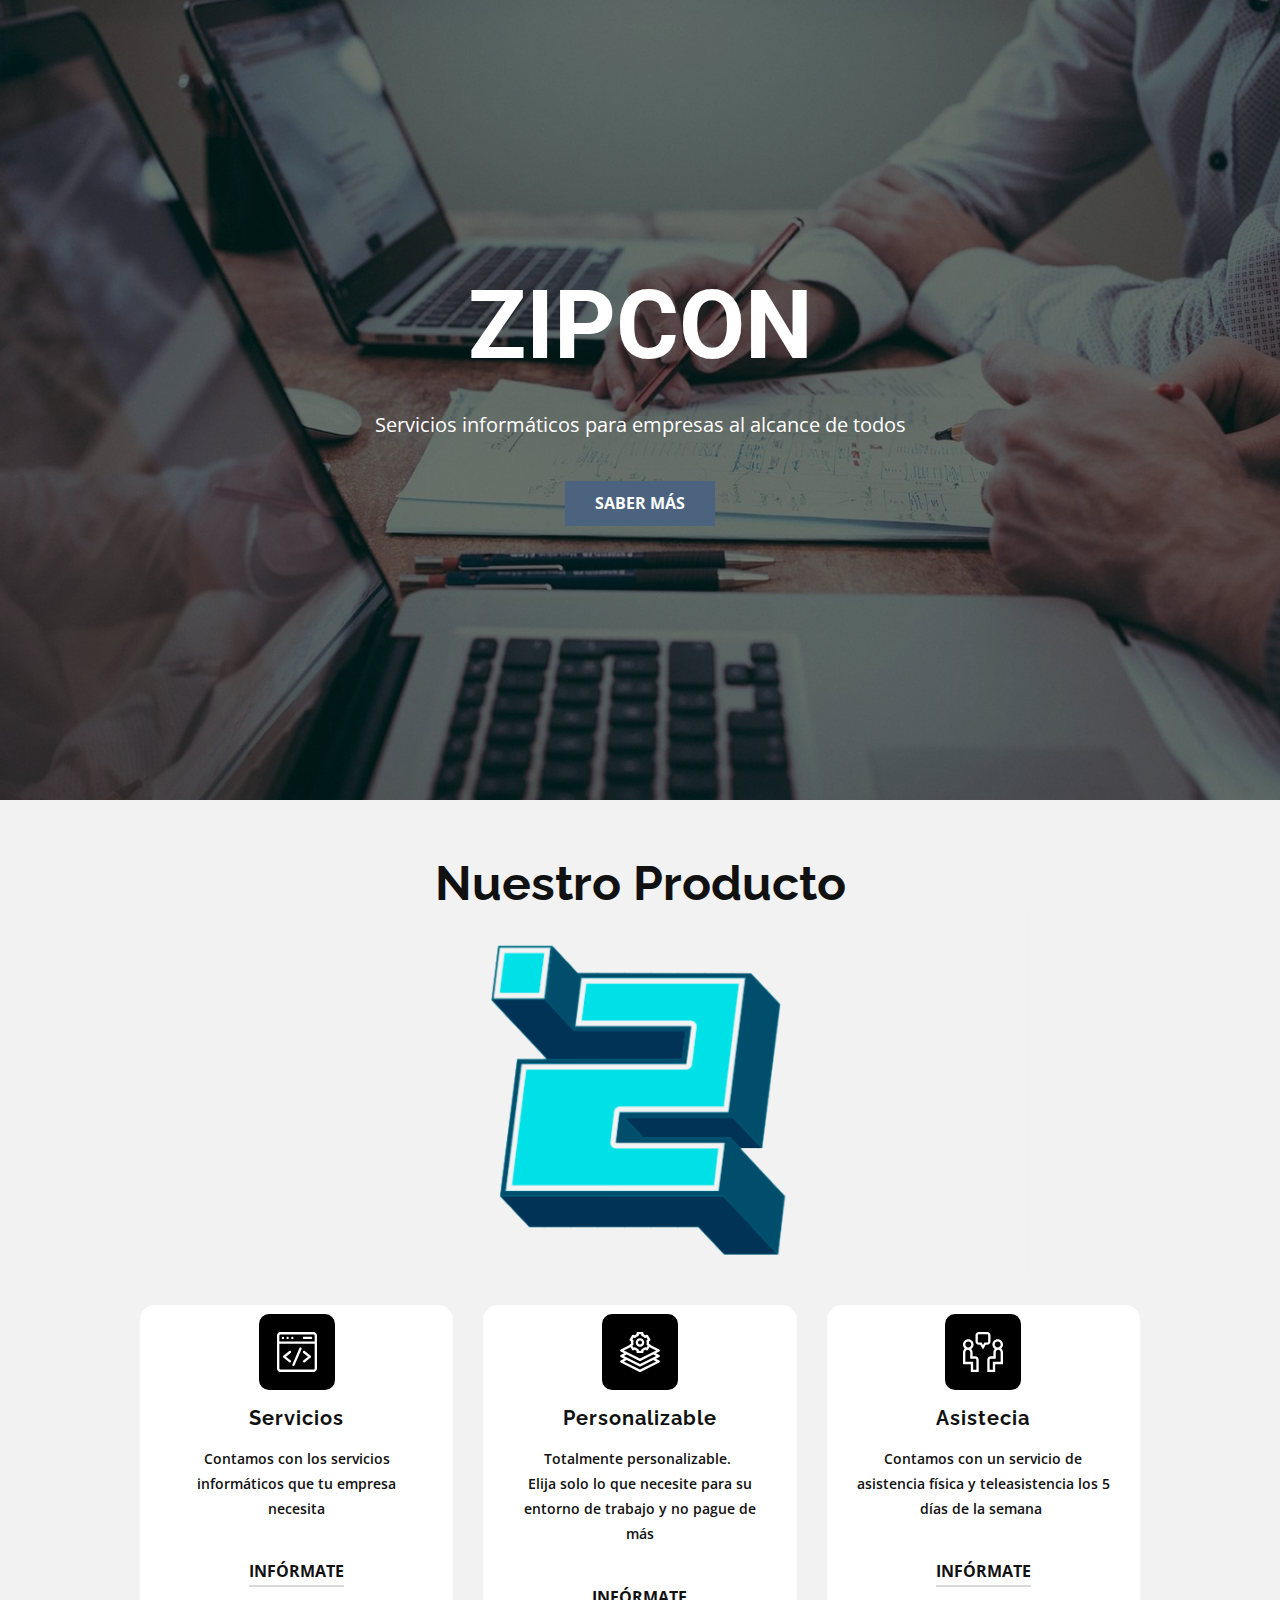
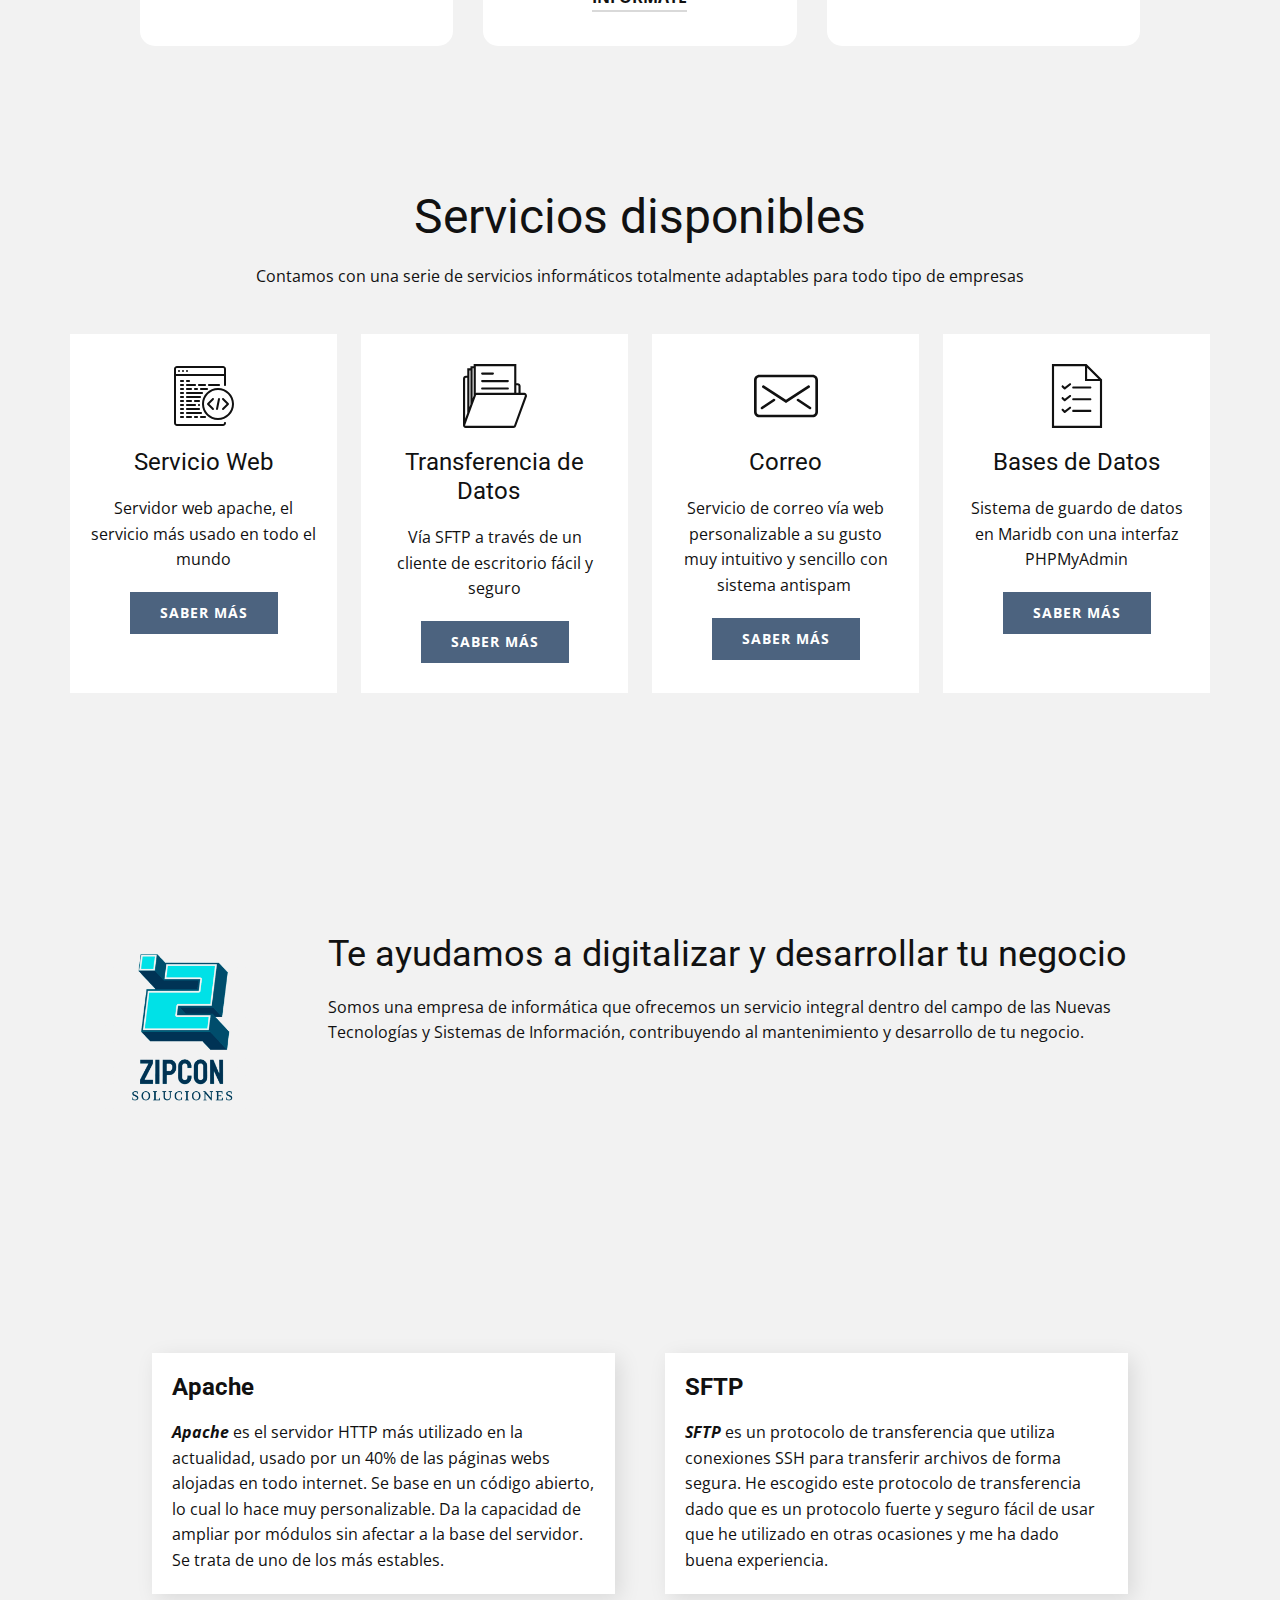
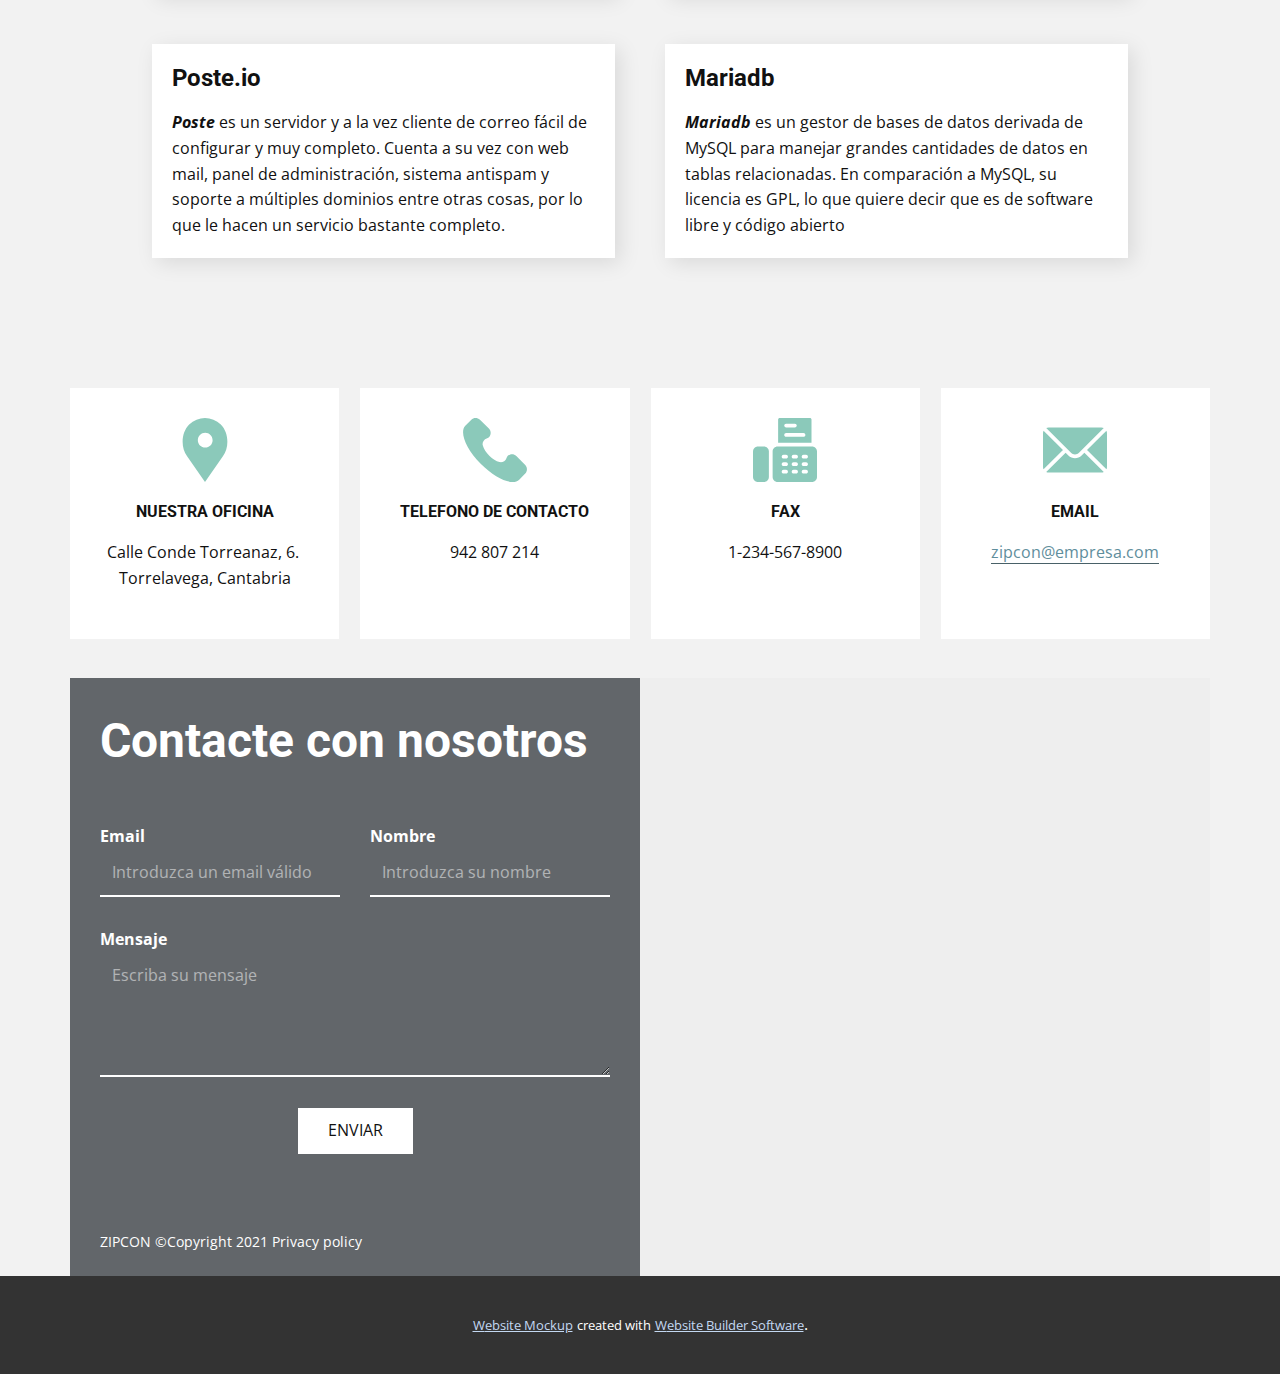
<file: index.html>
<!DOCTYPE html>
<html style="font-size: 16px;">
  <head>
    <meta name="viewport" content="width=device-width, initial-scale=1.0">
    <meta charset="utf-8">
    <meta name="keywords" content="Our Services">
    <meta name="description" content="">
    <meta name="page_type" content="np-template-header-footer-from-plugin">
    <title>Zipcon Soluciones</title>
    <link rel="stylesheet" href="nicepage.css" media="screen">
<link rel="stylesheet" href="Zipcon-Soluciones.css" media="screen">
    <script class="u-script" type="text/javascript" src="jquery-1.9.1.min.js" defer=""></script>
    <script class="u-script" type="text/javascript" src="nicepage.js" defer=""></script>
    <meta name="generator" content="Nicepage 4.1.2, nicepage.com">
    <link id="u-theme-google-font" rel="stylesheet" href="https://fonts.googleapis.com/css?family=Roboto:100,100i,300,300i,400,400i,500,500i,700,700i,900,900i|Open+Sans:300,300i,400,400i,600,600i,700,700i,800,800i">
    <link id="u-page-google-font" rel="stylesheet" href="https://fonts.googleapis.com/css?family=Raleway:100,100i,200,200i,300,300i,400,400i,500,500i,600,600i,700,700i,800,800i,900,900i">
    
    
    
    
    
    
    
    <script type="application/ld+json">{
		"@context": "http://schema.org",
		"@type": "Organization",
		"name": ""
}</script>
    <meta name="theme-color" content="#73a3de">
    <meta property="og:title" content="Zipcon Soluciones">
    <meta property="og:type" content="website">
  </head>
  <body data-home-page="https://website1079390.nicepage.io/Zipcon-Soluciones.html?version=172535f3-38b3-40fe-a268-516721bcf07c" data-home-page-title="Zipcon Soluciones" class="u-body">
    <section class="u-align-center u-clearfix u-image u-shading u-section-1" src="" id="sec-a8c3" data-image-width="1619" data-image-height="1080">
      <div class="u-clearfix u-sheet u-sheet-1">
        <h1 class="u-text u-text-default u-title u-text-1">ZIPCON</h1>
        <p class="u-large-text u-text u-text-default u-text-variant u-text-2">Servicios informáticos para empresas al alcance de todos</p>
        <a href="Zipcon-Soluciones.html#carousel_8f14" data-page-id="1079391" class="u-btn u-button-style u-palette-2-base u-btn-1">saber más</a>
      </div>
    </section>
    <section class="u-align-center u-clearfix u-grey-5 u-section-2" id="carousel_8f14">
      <div class="u-clearfix u-sheet u-valign-bottom-sm u-valign-bottom-xs u-sheet-1">
        <h2 class="u-custom-font u-font-raleway u-text u-text-default u-text-1">Nuestro Producto</h2>
        <img class="u-image u-image-round u-image-1" src="images/Logo.png" alt="" data-image-width="867" data-image-height="498">
        <div class="u-list u-list-1">
          <div class="u-repeater u-repeater-1">
            <div class="u-align-center u-container-style u-list-item u-radius-15 u-repeater-item u-shape-round u-white u-list-item-1">
              <div class="u-container-layout u-similar-container u-container-layout-1"><span class="u-black u-icon u-icon-rounded u-radius-10 u-spacing-18 u-text-white u-icon-1"><svg class="u-svg-link" preserveAspectRatio="xMidYMin slice" viewBox="0 0 512 512" style=""><use xlink:href="#svg-265b"></use></svg><svg class="u-svg-content" viewBox="0 0 512 512" id="svg-265b"><path d="m467 1h-422c-24.813 0-45 20.187-45 45v420c0 24.813 20.187 45 45 45h422c24.813 0 45-20.187 45-45v-420c0-24.813-20.187-45-45-45zm-422 30h422c8.271 0 15 6.729 15 15v75h-452v-75c0-8.271 6.729-15 15-15zm422 450h-422c-8.271 0-15-6.729-15-15v-315h452v315c0 8.271-6.729 15-15 15z"></path><path d="m306.909 197.213c-7.614-3.263-16.433.264-19.696 7.878l-90 210c-3.264 7.614.264 16.433 7.878 19.696 7.617 3.264 16.434-.266 19.696-7.878l90-210c3.264-7.615-.264-16.433-7.878-19.696z"></path><path d="m177.713 246.629c-5.176-6.469-14.617-7.517-21.083-2.342l-75 60c-7.499 5.997-7.504 17.424 0 23.426l75 60c6.469 5.176 15.91 4.126 21.083-2.342 5.175-6.469 4.127-15.909-2.343-21.083l-60.358-48.288 60.358-48.287c6.47-5.175 7.518-14.614 2.343-21.084z"></path><path d="m430.37 304.287-75-60c-6.469-5.176-15.909-4.127-21.083 2.342-5.175 6.469-4.127 15.909 2.343 21.083l60.358 48.288-60.358 48.287c-6.47 5.175-7.518 14.614-2.343 21.083 5.182 6.476 14.623 7.512 21.083 2.342l75-60c7.499-5.997 7.504-17.423 0-23.425z"></path><circle cx="76" cy="76" r="15"></circle><circle cx="136" cy="76" r="15"></circle><circle cx="196" cy="76" r="15"></circle><path d="m346 91h90c8.284 0 15-6.716 15-15s-6.716-15-15-15h-90c-8.284 0-15 6.716-15 15s6.716 15 15 15z"></path></svg></span>
                <h5 class="u-custom-font u-font-raleway u-text u-text-2">Servicios</h5>
                <p class="u-text u-text-3">Contamos con los servicios informáticos que tu empresa necesita</p>
                <a href="Zipcon-Soluciones.html#sec-5c18" data-page-id="1079391" class="u-border-2 u-border-active-black u-border-grey-15 u-border-hover-black u-btn u-button-style u-none u-text-body-color u-text-hover-palette-1-base u-btn-1">infórmate</a>
              </div>
            </div>
            <div class="u-align-center u-container-style u-list-item u-radius-15 u-repeater-item u-shape-round u-white u-list-item-2">
              <div class="u-container-layout u-similar-container u-container-layout-2"><span class="u-black u-icon u-icon-rounded u-radius-10 u-spacing-18 u-text-white u-icon-2"><svg class="u-svg-link" preserveAspectRatio="xMidYMin slice" viewBox="0 0 512 512" style=""><use xlink:href="#svg-da38"></use></svg><svg class="u-svg-content" viewBox="0 0 512 512" id="svg-da38"><g><path d="m511 307c0-5.682-3.21-10.876-8.292-13.416l-43.168-21.584 43.168-21.584c5.082-2.54 8.292-7.734 8.292-13.416s-3.21-10.876-8.292-13.416l-112.921-56.46c-.575-4.484-3.146-8.659-7.364-11.094l-12.3-7.102c.583-4.672.877-9.328.877-13.928s-.294-9.256-.877-13.928l12.3-7.102c7.175-4.143 9.633-13.316 5.49-20.49l-30-51.961c-4.143-7.175-13.316-9.634-20.49-5.49l-12.353 7.131c-7.489-5.679-15.536-10.359-24.07-14v-14.16c0-8.284-6.716-15-15-15h-60c-8.284 0-15 6.716-15 15v14.16c-8.534 3.641-16.581 8.321-24.07 14l-12.353-7.131c-7.177-4.144-16.349-1.684-20.49 5.49l-30 51.961c-4.143 7.174-1.685 16.348 5.49 20.49l12.3 7.102c-.583 4.672-.877 9.328-.877 13.928s.294 9.256.877 13.928l-12.3 7.102c-4.217 2.435-6.789 6.611-7.364 11.094l-112.921 56.46c-5.082 2.54-8.292 7.734-8.292 13.416s3.21 10.876 8.292 13.416l43.168 21.584-43.168 21.584c-5.082 2.54-8.292 7.734-8.292 13.416s3.21 10.876 8.292 13.416l43.168 21.584-43.168 21.584c-5.082 2.54-8.292 7.734-8.292 13.416s3.21 10.876 8.292 13.416l240 120c2.111 1.056 4.409 1.584 6.708 1.584s4.597-.528 6.708-1.584l240-120c5.082-2.54 8.292-7.734 8.292-13.416s-3.21-10.876-8.292-13.416l-43.168-21.584 43.168-21.584c5.082-2.54 8.292-7.734 8.292-13.416zm-337.928-153.552c-1.375-6.209-2.072-12.416-2.072-18.448s.697-12.239 2.072-18.448c1.416-6.391-1.476-12.962-7.145-16.234l-8.36-4.827 15-25.98 8.422 4.861c5.674 3.275 12.814 2.49 17.641-1.938 9.372-8.598 20.093-14.832 31.865-18.53 6.252-1.965 10.505-7.758 10.505-14.311v-9.593h30v9.593c0 6.553 4.253 12.347 10.505 14.311 11.772 3.698 22.493 9.933 31.865 18.53 4.826 4.428 11.967 5.213 17.641 1.938l8.422-4.861 15 25.98-8.36 4.827c-5.669 3.272-8.561 9.844-7.145 16.234 1.375 6.209 2.072 12.416 2.072 18.448s-.697 12.239-2.072 18.448c-1.416 6.391 1.476 12.962 7.145 16.234l8.36 4.827-15 25.98-8.422-4.862c-5.674-3.275-12.816-2.49-17.641 1.938-9.371 8.598-20.092 14.833-31.865 18.531-6.252 1.964-10.505 7.758-10.505 14.311v9.593h-30v-9.593c0-6.553-4.253-12.347-10.505-14.311-11.773-3.698-22.494-9.934-31.865-18.531-4.825-4.428-11.967-5.214-17.641-1.938l-8.422 4.862-15-25.98 8.36-4.827c5.67-3.272 8.561-9.843 7.145-16.234zm-123.531 83.552 84.943-42.472 19.603 33.952c4.143 7.176 13.317 9.634 20.49 5.49l12.353-7.132c7.489 5.68 15.536 10.359 24.07 14.001v14.161c0 8.284 6.716 15 15 15h60c8.284 0 15-6.716 15-15v-14.16c8.534-3.642 16.581-8.321 24.07-14.001l12.353 7.132c7.173 4.143 16.348 1.684 20.49-5.49l19.603-33.952 84.943 42.471-206.459 103.229zm412.918 140-206.459 103.229-206.459-103.229 36.459-18.23 163.292 81.646c2.111 1.056 4.409 1.584 6.708 1.584s4.597-.528 6.708-1.584l163.292-81.646zm-206.459 33.229-206.459-103.229 36.459-18.23 163.292 81.646c2.111 1.056 4.409 1.584 6.708 1.584s4.597-.528 6.708-1.584l163.292-81.646 36.459 18.23z"></path><path d="m256 190c30.327 0 55-24.673 55-55s-24.673-55-55-55-55 24.673-55 55 24.673 55 55 55zm0-80c13.785 0 25 11.215 25 25s-11.215 25-25 25-25-11.215-25-25 11.215-25 25-25z"></path>
</g></svg></span>
                <h5 class="u-custom-font u-font-raleway u-text u-text-4">Personalizable</h5>
                <p class="u-text u-text-5">Totalmente personalizable.&nbsp;<br>Elija solo lo que necesite para su entorno de trabajo y no pague de más
                </p>
                <a href="Zipcon-Soluciones.html#sec-5c18" data-page-id="1079391" class="u-border-2 u-border-active-black u-border-grey-15 u-border-hover-black u-btn u-button-style u-none u-text-body-color u-text-hover-palette-1-base u-btn-2">infórmate</a>
              </div>
            </div>
            <div class="u-align-center u-container-style u-list-item u-radius-15 u-repeater-item u-shape-round u-white u-list-item-3">
              <div class="u-container-layout u-similar-container u-container-layout-3"><span class="u-black u-icon u-icon-rounded u-radius-10 u-spacing-18 u-text-white u-icon-3"><svg class="u-svg-link" preserveAspectRatio="xMidYMin slice" viewBox="0 0 512 512" style=""><use xlink:href="#svg-fd54"></use></svg><svg class="u-svg-content" viewBox="0 0 512 512" id="svg-fd54"><path d="m155.6875 311h-32.9375v-50.984375c0-16.585937-6.621094-31.644531-17.347656-42.699219 18.320312-12.175781 30.425781-32.992187 30.425781-56.59375 0-37.445312-30.464844-67.914062-67.914063-67.914062-37.449218 0-67.914062 30.464844-67.914062 67.914062 0 20.402344 9.054688 38.714844 23.339844 51.175782-14.203125 11.25-23.339844 28.628906-23.339844 48.117187v151.859375h100.125v100.125h100.875v-155.6875c0-24.984375-20.328125-45.3125-45.3125-45.3125zm-87.773438-188.191406c20.90625 0 37.914063 17.007812 37.914063 37.914062s-17.007813 37.917969-37.914063 37.917969-37.914062-17.011719-37.914062-37.917969 17.007812-37.914062 37.914062-37.914062zm103.085938 359.191406h-40.875v-100.125h-100.125v-121.859375c0-17.300781 14.074219-31.375 31.375-31.375s31.375 14.074219 31.375 31.375v80.984375h62.9375c8.441406 0 15.3125 6.871094 15.3125 15.3125zm0 0"></path><path d="m488.660156 211.898438c14.285156-12.460938 23.339844-30.773438 23.339844-51.175782 0-37.449218-30.464844-67.914062-67.914062-67.914062-37.449219 0-67.914063 30.464844-67.914063 67.914062 0 23.597656 12.105469 44.417969 30.425781 56.59375-10.726562 11.054688-17.347656 26.113282-17.347656 42.695313v50.988281h-32.9375c-24.984375 0-45.3125 20.328125-45.3125 45.3125v155.6875h100.875v-100.125h100.125v-151.859375c0-19.488281-9.136719-36.867187-23.339844-48.117187zm-44.574218-89.089844c20.90625 0 37.914062 17.007812 37.914062 37.914062s-17.007812 37.917969-37.914062 37.917969-37.914063-17.011719-37.914063-37.917969 17.007813-37.914062 37.914063-37.914062zm37.914062 259.066406h-100.125v100.125h-40.875v-125.6875c0-8.441406 6.871094-15.3125 15.3125-15.3125h62.9375v-80.984375c0-17.300781 14.074219-31.375 31.375-31.375s31.375 14.074219 31.375 31.375zm0 0"></path><path d="m352 121.664062v-79.332031c0-23.34375-18.988281-42.332031-42.332031-42.332031h-107.335938c-23.34375 0-42.332031 18.988281-42.332031 42.332031v79.332031c0 23.34375 18.988281 42.335938 42.332031 42.335938h18.171875l35.496094 61.480469 35.496094-61.480469h18.171875c23.34375 0 42.332031-18.992188 42.332031-42.335938zm-30 0c0 6.804688-5.53125 12.335938-12.332031 12.335938h-35.492188l-18.175781 31.480469-18.175781-31.480469h-35.492188c-6.800781 0-12.332031-5.53125-12.332031-12.335938v-79.332031c0-6.800781 5.53125-12.332031 12.332031-12.332031h107.335938c6.800781 0 12.332031 5.53125 12.332031 12.332031zm0 0"></path></svg></span>
                <h5 class="u-custom-font u-font-raleway u-text u-text-6">Asistecia</h5>
                <p class="u-text u-text-7">Contamos con un servicio de asistencia física y teleasistencia los 5 días de la semana&nbsp;</p>
                <a href="Zipcon-Soluciones.html#carousel_7ec4" data-page-id="1079391" class="u-border-2 u-border-active-black u-border-grey-15 u-border-hover-black u-btn u-button-style u-none u-text-body-color u-text-hover-palette-1-base u-btn-3">infórmate</a>
              </div>
            </div>
          </div>
        </div>
      </div>
    </section>
    <section class="u-align-center u-clearfix u-grey-5 u-section-3" id="sec-5c18">
      <div class="u-clearfix u-sheet u-valign-middle u-sheet-1">
        <h1 class="u-text u-text-default u-text-1">Servicios disponibles</h1>
        <p class="u-text u-text-default u-text-2">Contamos con una serie de servicios informáticos totalmente adaptables para todo tipo de empresas</p>
        <div class="u-expanded-width u-list u-list-1">
          <div class="u-repeater u-repeater-1">
            <div class="u-align-center u-container-style u-list-item u-repeater-item u-video-cover u-white u-list-item-1">
              <div class="u-container-layout u-similar-container u-valign-top u-container-layout-1"><span class="u-icon u-icon-1"><svg class="u-svg-link" preserveAspectRatio="xMidYMin slice" viewBox="0 0 32 32" style=""><use xlink:href="#svg-a993"></use></svg><svg class="u-svg-content" viewBox="0 0 32 32" id="svg-a993"><g id="code_x2C__coding_x2C__web_x2C__web_page_x2C__programming"><g><g><circle cx="7.5" cy="3.5" fill="currentColor" r="0.5"></circle><circle cx="5.5" cy="3.5" fill="currentColor" r="0.5"></circle><circle cx="3.5" cy="3.5" fill="currentColor" r="0.5"></circle><path d="M26.5,6h-25C1.224,6,1,5.776,1,5.5S1.224,5,1.5,5h25C26.776,5,27,5.224,27,5.5S26.776,6,26.5,6z" fill="currentColor"></path><path d="M25.5,31h-23C1.673,31,1,30.327,1,29.5v-27C1,1.673,1.673,1,2.5,1h23C26.327,1,27,1.673,27,2.5v8     c0,0.276-0.224,0.5-0.5,0.5S26,10.776,26,10.5v-8C26,2.225,25.775,2,25.5,2h-23C2.225,2,2,2.225,2,2.5v27     C2,29.775,2.225,30,2.5,30h23c0.275,0,0.5-0.225,0.5-0.5c0-0.276,0.224-0.5,0.5-0.5s0.5,0.224,0.5,0.5     C27,30.327,26.327,31,25.5,31z" fill="currentColor"></path>
</g>
</g><g><g><path d="M5.5,21h-1C4.224,21,4,20.776,4,20.5S4.224,20,4.5,20h1C5.776,20,6,20.224,6,20.5S5.776,21,5.5,21z" fill="currentColor"></path>
</g><g><path d="M5.5,27h-1C4.224,27,4,26.776,4,26.5S4.224,26,4.5,26h1C5.776,26,6,26.224,6,26.5S5.776,27,5.5,27z" fill="currentColor"></path>
</g><g><path d="M5.5,25h-1C4.224,25,4,24.776,4,24.5S4.224,24,4.5,24h1C5.776,24,6,24.224,6,24.5S5.776,25,5.5,25z" fill="currentColor"></path>
</g><g><path d="M5.5,23h-1C4.224,23,4,22.776,4,22.5S4.224,22,4.5,22h1C5.776,22,6,22.224,6,22.5S5.776,23,5.5,23z" fill="currentColor"></path>
</g><g><path d="M14.5,25h-7C7.224,25,7,24.776,7,24.5S7.224,24,7.5,24h7c0.276,0,0.5,0.224,0.5,0.5S14.776,25,14.5,25z" fill="currentColor"></path>
</g><g><path d="M9.5,27h-2C7.224,27,7,26.776,7,26.5S7.224,26,7.5,26h2c0.276,0,0.5,0.224,0.5,0.5S9.776,27,9.5,27z" fill="currentColor"></path>
</g><g><path d="M16.5,27h-2c-0.276,0-0.5-0.224-0.5-0.5s0.224-0.5,0.5-0.5h2c0.276,0,0.5,0.224,0.5,0.5     S16.776,27,16.5,27z" fill="currentColor"></path>
</g><g><path d="M13.5,23h-6C7.224,23,7,22.776,7,22.5S7.224,22,7.5,22h6c0.276,0,0.5,0.224,0.5,0.5S13.776,23,13.5,23z" fill="currentColor"></path>
</g><g><path d="M12.5,27h-1c-0.276,0-0.5-0.224-0.5-0.5s0.224-0.5,0.5-0.5h1c0.276,0,0.5,0.224,0.5,0.5     S12.776,27,12.5,27z" fill="currentColor"></path>
</g><g><path d="M5.5,19h-1C4.224,19,4,18.776,4,18.5S4.224,18,4.5,18h1C5.776,18,6,18.224,6,18.5S5.776,19,5.5,19z" fill="currentColor"></path>
</g><g><path d="M5.5,17h-1C4.224,17,4,16.776,4,16.5S4.224,16,4.5,16h1C5.776,16,6,16.224,6,16.5S5.776,17,5.5,17z" fill="currentColor"></path>
</g><g><path d="M5.5,15h-1C4.224,15,4,14.776,4,14.5S4.224,14,4.5,14h1C5.776,14,6,14.224,6,14.5S5.776,15,5.5,15z" fill="currentColor"></path>
</g><g><path d="M9.5,13h-2C7.224,13,7,12.776,7,12.5S7.224,12,7.5,12h2c0.276,0,0.5,0.224,0.5,0.5S9.776,13,9.5,13z" fill="currentColor"></path>
</g><g><path d="M17.5,13h-3c-0.276,0-0.5-0.224-0.5-0.5s0.224-0.5,0.5-0.5h3c0.276,0,0.5,0.224,0.5,0.5     S17.776,13,17.5,13z" fill="currentColor"></path>
</g><g><path d="M23.5,11h-5c-0.276,0-0.5-0.224-0.5-0.5s0.224-0.5,0.5-0.5h5c0.276,0,0.5,0.224,0.5,0.5     S23.776,11,23.5,11z" fill="currentColor"></path>
</g><g><path d="M14,17H7.5C7.224,17,7,16.776,7,16.5S7.224,16,7.5,16H14c0.276,0,0.5,0.224,0.5,0.5S14.276,17,14,17z" fill="currentColor"></path>
</g><g><path d="M11.5,21h-4C7.224,21,7,20.776,7,20.5S7.224,20,7.5,20h4c0.276,0,0.5,0.224,0.5,0.5S11.776,21,11.5,21z" fill="currentColor"></path>
</g><g><path d="M16.5,11h-3c-0.276,0-0.5-0.224-0.5-0.5s0.224-0.5,0.5-0.5h3c0.276,0,0.5,0.224,0.5,0.5     S16.776,11,16.5,11z" fill="currentColor"></path>
</g><g><path d="M9.5,19h-2C7.224,19,7,18.776,7,18.5S7.224,18,7.5,18h2c0.276,0,0.5,0.224,0.5,0.5S9.776,19,9.5,19z" fill="currentColor"></path>
</g><g><path d="M13.5,21L13.5,21c-0.276,0-0.5-0.224-0.5-0.5s0.224-0.5,0.5-0.5l0,0c0.276,0,0.5,0.224,0.5,0.5     S13.776,21,13.5,21z" fill="currentColor"></path>
</g><g><path d="M11.5,11h-4C7.224,11,7,10.776,7,10.5S7.224,10,7.5,10h4c0.276,0,0.5,0.224,0.5,0.5S11.776,11,11.5,11z" fill="currentColor"></path>
</g><g><path d="M5.5,13h-1C4.224,13,4,12.776,4,12.5S4.224,12,4.5,12h1C5.776,12,6,12.224,6,12.5S5.776,13,5.5,13z" fill="currentColor"></path>
</g><g><path d="M5.5,11h-1C4.224,11,4,10.776,4,10.5S4.224,10,4.5,10h1C5.776,10,6,10.224,6,10.5S5.776,11,5.5,11z" fill="currentColor"></path>
</g><g><path d="M5.5,9h-1C4.224,9,4,8.776,4,8.5S4.224,8,4.5,8h1C5.776,8,6,8.224,6,8.5S5.776,9,5.5,9z" fill="currentColor"></path>
</g><g><path d="M15,15H7.5C7.224,15,7,14.776,7,14.5S7.224,14,7.5,14H15c0.276,0,0.5,0.224,0.5,0.5S15.276,15,15,15z" fill="currentColor"></path>
</g><g><path d="M13.5,19h-2c-0.276,0-0.5-0.224-0.5-0.5s0.224-0.5,0.5-0.5h2c0.276,0,0.5,0.224,0.5,0.5     S13.776,19,13.5,19z" fill="currentColor"></path>
</g><g><path d="M8.5,9h-1C7.224,9,7,8.776,7,8.5S7.224,8,7.5,8h1C8.776,8,9,8.224,9,8.5S8.776,9,8.5,9z" fill="currentColor"></path>
</g><g><path d="M12.5,13h-1c-0.276,0-0.5-0.224-0.5-0.5s0.224-0.5,0.5-0.5h1c0.276,0,0.5,0.224,0.5,0.5     S12.776,13,12.5,13z" fill="currentColor"></path>
</g>
</g><g><g><path d="M23,28c-4.411,0-8-3.589-8-8s3.589-8,8-8s8,3.589,8,8S27.411,28,23,28z M23,13c-3.859,0-7,3.141-7,7     s3.141,7,7,7s7-3.141,7-7S26.859,13,23,13z" fill="currentColor"></path>
</g><path d="M22.501,23c-0.033,0-0.066-0.003-0.099-0.01c-0.271-0.054-0.447-0.317-0.393-0.588l1-5    c0.055-0.272,0.33-0.449,0.588-0.393c0.271,0.054,0.447,0.317,0.393,0.588l-1,5C22.942,22.836,22.734,23,22.501,23z" fill="currentColor"></path><path d="M25.5,23c-0.128,0-0.256-0.049-0.354-0.146c-0.195-0.195-0.195-0.512,0-0.707L27.293,20l-2.146-2.146    c-0.195-0.195-0.195-0.512,0-0.707s0.512-0.195,0.707,0l2.5,2.5c0.195,0.195,0.195,0.512,0,0.707l-2.5,2.5    C25.756,22.951,25.628,23,25.5,23z" fill="currentColor"></path><path d="M20.5,23c-0.128,0-0.256-0.049-0.354-0.146l-2.5-2.5c-0.195-0.195-0.195-0.512,0-0.707l2.5-2.5    c0.195-0.195,0.512-0.195,0.707,0s0.195,0.512,0,0.707L18.707,20l2.146,2.146c0.195,0.195,0.195,0.512,0,0.707    C20.756,22.951,20.628,23,20.5,23z" fill="currentColor"></path>
</g>
</g></svg>
            
            
          </span>
                <h4 class="u-text u-text-default u-text-3">Servicio Web</h4>
                <p class="u-text u-text-4">Servidor web apache, el servicio más usado en todo el mundo</p>
                <a href="Zipcon-Soluciones.html#sec-0c44" data-page-id="1079391" class="u-btn u-button-style u-hover-palette-1-dark-1 u-palette-2-base u-btn-1">SABER MÁS</a>
              </div>
            </div>
            <div class="u-align-center u-container-style u-list-item u-repeater-item u-video-cover u-white u-list-item-2">
              <div class="u-container-layout u-similar-container u-valign-top u-container-layout-2"><span class="u-icon u-icon-2"><svg class="u-svg-link" preserveAspectRatio="xMidYMin slice" viewBox="0 0 60 60" style=""><use xlink:href="#svg-ff24"></use></svg><svg class="u-svg-content" viewBox="0 0 60 60" x="0px" y="0px" id="svg-ff24" style="enable-background:new 0 0 60 60;"><g><path d="M57.49,27H54v-6.268C54,19.226,52.774,18,51.268,18H50V0H10v2H7v2H4v7H2.732C1.226,11,0,12.226,0,13.732v43.687l0.006,0
		c-0.005,0.563,0.17,1.114,0.522,1.575C1.018,59.634,1.76,60,2.565,60h44.759c1.157,0,2.175-0.78,2.449-1.813L60,30.149v-0.177
		C60,28.25,58.944,27,57.49,27z M51.268,20C51.672,20,52,20.328,52,20.732V27h-2v-7H51.268z M48,2v16v9H12.731
		c-0.233,0-0.457,0.039-0.674,0.098c-0.018,0.005-0.039,0.003-0.057,0.008V2H48z M10,4v25.585l-0.063,0.173L9,32.326V4H10z M6,6h1
		v31.81l-1,2.741V11V6z M2,13.732C2,13.328,2.329,13,2.732,13H4v32.943l-2,5.455V13.732z M47.868,57.584
		C47.803,57.829,47.579,58,47.324,58H2.565c-0.243,0-0.385-0.139-0.448-0.222c-0.063-0.082-0.16-0.256-0.123-0.408L4,51.87v0.001
		l3-8.225l0,0l3-8.225v0.003l1.932-5.301L12,29.938l0,0l0.16-0.439l0.026-0.082C12.252,29.172,12.477,29,12.731,29H48h2h4h3.49
		c0.379,0,0.477,0.546,0.501,0.819L47.868,57.584z"></path><path d="M18,17h24c0.552,0,1-0.447,1-1s-0.448-1-1-1H18c-0.552,0-1,0.447-1,1S17.448,17,18,17z"></path><path d="M18,10h10c0.552,0,1-0.447,1-1s-0.448-1-1-1H18c-0.552,0-1,0.447-1,1S17.448,10,18,10z"></path><path d="M18,24h24c0.552,0,1-0.447,1-1s-0.448-1-1-1H18c-0.552,0-1,0.447-1,1S17.448,24,18,24z"></path>
</g></svg>
            
            
          </span>
                <h4 class="u-text u-text-default u-text-5">Transferencia de Datos&nbsp;&nbsp;</h4>
                <p class="u-text u-text-6">Vía SFTP a través de un cliente de escritorio fácil y seguro</p>
                <a href="Zipcon-Soluciones.html#sec-0c44" data-page-id="1079391" class="u-btn u-button-style u-hover-palette-1-dark-1 u-palette-2-base u-btn-2">SABER MÁS</a>
              </div>
            </div>
            <div class="u-align-center u-container-style u-list-item u-repeater-item u-video-cover u-white u-list-item-3">
              <div class="u-container-layout u-similar-container u-valign-top u-container-layout-3"><span class="u-icon u-icon-3"><svg class="u-svg-link" preserveAspectRatio="xMidYMin slice" viewBox="0 0 48 48" style=""><use xlink:href="#svg-15d1"></use></svg><svg class="u-svg-content" viewBox="0 0 48 48" id="svg-15d1"><g id="Expanded"><g><g><path d="M44,40H4c-2.206,0-4-1.794-4-4V12c0-2.206,1.794-4,4-4h40c2.206,0,4,1.794,4,4v24C48,38.206,46.206,40,44,40z M4,10     c-1.103,0-2,0.897-2,2v24c0,1.103,0.897,2,2,2h40c1.103,0,2-0.897,2-2V12c0-1.103-0.897-2-2-2H4z"></path>
</g><g><path d="M24,29.191L6.457,17.84c-0.464-0.301-0.597-0.919-0.297-1.383s0.919-0.596,1.383-0.297L24,26.809L40.457,16.16     c0.464-0.299,1.083-0.167,1.383,0.297s0.167,1.082-0.297,1.383L24,29.191z"></path>
</g><g><path d="M6.001,34c-0.323,0-0.641-0.156-0.833-0.445c-0.307-0.46-0.183-1.08,0.277-1.387l9-6c0.46-0.307,1.081-0.183,1.387,0.277     c0.307,0.46,0.183,1.08-0.277,1.387l-9,6C6.384,33.945,6.191,34,6.001,34z"></path>
</g><g><path d="M41.999,34c-0.19,0-0.383-0.055-0.554-0.168l-9-6c-0.46-0.307-0.584-0.927-0.277-1.387     c0.306-0.46,0.926-0.584,1.387-0.277l9,6c0.46,0.307,0.584,0.927,0.277,1.387C42.64,33.844,42.322,34,41.999,34z"></path>
</g>
</g>
</g></svg>
            
            
          </span>
                <h4 class="u-text u-text-default u-text-7">Correo</h4>
                <p class="u-text u-text-8">Servicio de correo vía web personalizable a su gusto muy intuitivo y sencillo con sistema antispam&nbsp;</p>
                <a href="Zipcon-Soluciones.html#sec-0c44" data-page-id="1079391" class="u-btn u-button-style u-hover-palette-1-dark-1 u-palette-2-base u-btn-3">SABER MÁS</a>
              </div>
            </div>
            <div class="u-align-center u-container-style u-list-item u-repeater-item u-video-cover u-white u-list-item-4">
              <div class="u-container-layout u-similar-container u-valign-top u-container-layout-4"><span class="u-icon u-icon-4"><svg class="u-svg-link" preserveAspectRatio="xMidYMin slice" viewBox="0 0 60 60" style=""><use xlink:href="#svg-703b"></use></svg><svg class="u-svg-content" viewBox="0 0 60 60" x="0px" y="0px" id="svg-703b" style="enable-background:new 0 0 60 60;"><g><path d="M38.914,0H6.5v60h47V14.586L38.914,0z M39.5,3.414L50.086,14H39.5V3.414z M8.5,58V2h29v14h14v42H8.5z"></path><path d="M42.5,21h-16c-0.552,0-1,0.447-1,1s0.448,1,1,1h16c0.552,0,1-0.447,1-1S43.052,21,42.5,21z"></path><path d="M22.875,18.219l-4.301,3.441l-1.367-1.367c-0.391-0.391-1.023-0.391-1.414,0s-0.391,1.023,0,1.414l2,2
		C17.987,23.901,18.243,24,18.5,24c0.22,0,0.441-0.072,0.624-0.219l5-4c0.432-0.346,0.501-0.975,0.156-1.406
		C23.936,17.943,23.306,17.874,22.875,18.219z"></path><path d="M42.5,32h-16c-0.552,0-1,0.447-1,1s0.448,1,1,1h16c0.552,0,1-0.447,1-1S43.052,32,42.5,32z"></path><path d="M22.875,29.219l-4.301,3.441l-1.367-1.367c-0.391-0.391-1.023-0.391-1.414,0s-0.391,1.023,0,1.414l2,2
		C17.987,34.901,18.243,35,18.5,35c0.22,0,0.441-0.072,0.624-0.219l5-4c0.432-0.346,0.501-0.975,0.156-1.406
		C23.936,28.943,23.306,28.874,22.875,29.219z"></path><path d="M42.5,43h-16c-0.552,0-1,0.447-1,1s0.448,1,1,1h16c0.552,0,1-0.447,1-1S43.052,43,42.5,43z"></path><path d="M22.875,40.219l-4.301,3.441l-1.367-1.367c-0.391-0.391-1.023-0.391-1.414,0s-0.391,1.023,0,1.414l2,2
		C17.987,45.901,18.243,46,18.5,46c0.22,0,0.441-0.072,0.624-0.219l5-4c0.432-0.346,0.501-0.975,0.156-1.406
		C23.936,39.943,23.306,39.874,22.875,40.219z"></path>
</g></svg>
            
            
          </span>
                <h4 class="u-text u-text-default u-text-9">Bases de Datos</h4>
                <p class="u-text u-text-10">Sistema de guardo de datos en Maridb con una interfaz PHPMyAdmin</p>
                <a href="Zipcon-Soluciones.html#sec-0c44" data-page-id="1079391" class="u-btn u-button-style u-hover-palette-1-dark-1 u-palette-2-base u-btn-4">SABER MÁS</a>
              </div>
            </div>
          </div>
        </div>
      </div>
    </section>
    <section class="u-clearfix u-grey-5 u-section-4" id="sec-4bbf">
      <div class="u-clearfix u-sheet u-sheet-1">
        <div class="u-clearfix u-expanded-width u-gutter-0 u-layout-wrap u-layout-wrap-1">
          <div class="u-layout">
            <div class="u-layout-row">
              <div class="u-align-center u-container-style u-grey-5 u-layout-cell u-left-cell u-size-12 u-layout-cell-1">
                <div class="u-container-layout u-container-layout-1">
                  <img class="u-image u-image-1" src="images/Completo.png" data-image-width="868" data-image-height="685">
                </div>
              </div>
              <div class="u-align-left u-container-style u-grey-5 u-layout-cell u-right-cell u-size-48 u-layout-cell-2">
                <div class="u-container-layout u-valign-top-xs u-container-layout-2">
                  <h2 class="u-text u-text-default u-text-1">Te ayudamos a digitalizar y desarrollar tu negocio</h2>
                  <p class="u-text u-text-2">Somos una empresa de informática que ofrecemos un servicio integral dentro del campo de las Nuevas Tecnologías y Sistemas de Información, contribuyendo al mantenimiento y desarrollo de tu negocio.</p>
                </div>
              </div>
            </div>
          </div>
        </div>
      </div>
    </section>
    <section class="u-align-center u-clearfix u-grey-5 u-section-5" id="sec-0c44">
      <div class="u-clearfix u-sheet u-valign-middle u-sheet-1">
        <div class="u-list u-list-1">
          <div class="u-repeater u-repeater-1">
            <div class="u-align-left u-container-style u-list-item u-repeater-item u-white u-list-item-1">
              <div class="u-container-layout u-similar-container u-container-layout-1">
                <h4 class="u-text u-text-default u-text-1">Apache</h4>
                <p class="u-text u-text-default u-text-2"><b><i>Apache </i></b>es el servidor HTTP más utilizado en la actualidad, usado
por un 40% de las páginas webs alojadas en todo internet. Se base en un código
abierto, lo cual lo hace muy personalizable. Da la capacidad de ampliar por
módulos sin afectar a la base del servidor. Se trata de uno de los más estables.&nbsp;
                </p>
              </div>
            </div>
            <div class="u-align-left u-container-style u-list-item u-repeater-item u-video-cover u-white u-list-item-2">
              <div class="u-container-layout u-similar-container u-container-layout-2">
                <h4 class="u-text u-text-default u-text-3">SFTP</h4>
                <p class="u-text u-text-default u-text-4"><b><i>SFTP </i></b>es un protocolo de transferencia que utiliza
conexiones SSH para transferir archivos de forma segura. He escogido este
protocolo de transferencia dado que es un protocolo fuerte y seguro fácil de
usar que he utilizado en otras ocasiones y me ha dado buena experiencia.
                </p>
              </div>
            </div>
            <div class="u-align-left u-container-style u-list-item u-repeater-item u-video-cover u-white u-list-item-3">
              <div class="u-container-layout u-similar-container u-container-layout-3">
                <h4 class="u-text u-text-default u-text-5">Poste.io</h4>
                <p class="u-text u-text-default u-text-6"><b><i>Poste </i></b>es un servidor y a la vez cliente de correo fácil de configurar y muy
completo. Cuenta a su vez con web mail, panel de administración, sistema
antispam y soporte a múltiples dominios entre otras cosas, por lo que le hacen
un servicio bastante completo.&nbsp;
                </p>
              </div>
            </div>
            <div class="u-align-left u-container-style u-list-item u-repeater-item u-video-cover u-white u-list-item-4">
              <div class="u-container-layout u-similar-container u-container-layout-4">
                <h4 class="u-text u-text-default u-text-7">Mariadb</h4>
                <p class="u-text u-text-default u-text-8"><b><i>Mariadb </i></b>es un gestor de bases de datos derivada de MySQL para
manejar grandes cantidades de datos en tablas relacionadas. En comparación a
MySQL, su licencia es GPL, lo que quiere decir que es de software libre y
código abierto
                </p>
              </div>
            </div>
          </div>
        </div>
      </div>
    </section>
    <section class="u-clearfix u-grey-5 u-section-6" id="carousel_7ec4">
      <div class="u-list u-list-1">
        <div class="u-repeater u-repeater-1">
          <div class="u-align-center u-container-style u-list-item u-repeater-item u-white u-list-item-1">
            <div class="u-container-layout u-similar-container u-valign-top u-container-layout-1"><span class="u-icon u-icon-circle u-text-palette-3-base u-icon-1"><svg class="u-svg-link" preserveAspectRatio="xMidYMin slice" viewBox="0 0 52 52" style=""><use xlink:href="#svg-077e"></use></svg><svg class="u-svg-content" viewBox="0 0 52 52" x="0px" y="0px" id="svg-077e" style="enable-background:new 0 0 52 52;"><path style="fill:currentColor;" d="M38.853,5.324L38.853,5.324c-7.098-7.098-18.607-7.098-25.706,0h0
	C6.751,11.72,6.031,23.763,11.459,31L26,52l14.541-21C45.969,23.763,45.249,11.72,38.853,5.324z M26.177,24c-3.314,0-6-2.686-6-6
	s2.686-6,6-6s6,2.686,6,6S29.491,24,26.177,24z"></path></svg></span>
              <h5 class="u-text u-text-1">Nuestra oficina</h5>
              <p class="u-text u-text-2">Calle Conde Torreanaz, 6.&nbsp;<br>Torrelavega, Cantabria
              </p>
            </div>
          </div>
          <div class="u-align-center u-container-style u-list-item u-repeater-item u-white u-list-item-2">
            <div class="u-container-layout u-similar-container u-valign-top u-container-layout-2"><span class="u-icon u-icon-circle u-text-palette-3-base u-icon-2"><svg class="u-svg-link" preserveAspectRatio="xMidYMin slice" viewBox="0 0 513.64 513.64" style=""><use xlink:href="#svg-9786"></use></svg><svg class="u-svg-content" viewBox="0 0 513.64 513.64" x="0px" y="0px" id="svg-9786" style="enable-background:new 0 0 513.64 513.64;"><g><g><path d="M499.66,376.96l-71.68-71.68c-25.6-25.6-69.12-15.359-79.36,17.92c-7.68,23.041-33.28,35.841-56.32,30.72    c-51.2-12.8-120.32-79.36-133.12-133.12c-7.68-23.041,7.68-48.641,30.72-56.32c33.28-10.24,43.52-53.76,17.92-79.36l-71.68-71.68    c-20.48-17.92-51.2-17.92-69.12,0l-48.64,48.64c-48.64,51.2,5.12,186.88,125.44,307.2c120.32,120.32,256,176.641,307.2,125.44    l48.64-48.64C517.581,425.6,517.581,394.88,499.66,376.96z"></path>
</g>
</g></svg></span>
              <h5 class="u-text u-text-3">telefono de contacto</h5>
              <p class="u-text u-text-4">942 807 214</p>
            </div>
          </div>
          <div class="u-align-center u-container-style u-list-item u-repeater-item u-white u-list-item-3">
            <div class="u-container-layout u-similar-container u-valign-top u-container-layout-3"><span class="u-icon u-icon-circle u-text-palette-3-base u-icon-3"><svg class="u-svg-link" preserveAspectRatio="xMidYMin slice" viewBox="0 0 512 512" style=""><use xlink:href="#svg-d01e"></use></svg><svg class="u-svg-content" viewBox="0 0 512 512" id="svg-d01e"><path d="m201 12.714v184.286h267v-184.286c0-7.022-5.692-12.714-12.714-12.714h-241.572c-7.022 0-12.714 5.692-12.714 12.714zm63.89 33.131h70.271c8.284 0 15 6.716 15 15s-6.716 15-15 15h-70.271c-8.284 0-15-6.716-15-15s6.715-15 15-15zm0 75.142h139.22c8.284 0 15 6.716 15 15s-6.716 15-15 15h-139.22c-8.284 0-15-6.716-15-15s6.715-15 15-15z"></path><path d="m472 227h-275c-22.091 0-40 17.909-40 40v205c0 22.091 17.909 40 40 40h275c22.091 0 40-17.909 40-40v-205c0-22.091-17.909-40-40-40zm-207.5 217.5h-20c-8.284 0-15-6.716-15-15s6.716-15 15-15h20c8.284 0 15 6.716 15 15s-6.716 15-15 15zm0-60h-20c-8.284 0-15-6.716-15-15s6.716-15 15-15h20c8.284 0 15 6.716 15 15s-6.716 15-15 15zm0-60h-20c-8.284 0-15-6.716-15-15s6.716-15 15-15h20c8.284 0 15 6.716 15 15s-6.716 15-15 15zm80 120h-20c-8.284 0-15-6.716-15-15s6.716-15 15-15h20c8.284 0 15 6.716 15 15s-6.716 15-15 15zm0-60h-20c-8.284 0-15-6.716-15-15s6.716-15 15-15h20c8.284 0 15 6.716 15 15s-6.716 15-15 15zm0-60h-20c-8.284 0-15-6.716-15-15s6.716-15 15-15h20c8.284 0 15 6.716 15 15s-6.716 15-15 15zm80 120h-20c-8.284 0-15-6.716-15-15s6.716-15 15-15h20c8.284 0 15 6.716 15 15s-6.716 15-15 15zm0-60h-20c-8.284 0-15-6.716-15-15s6.716-15 15-15h20c8.284 0 15 6.716 15 15s-6.716 15-15 15zm0-60h-20c-8.284 0-15-6.716-15-15s6.716-15 15-15h20c8.284 0 15 6.716 15 15s-6.716 15-15 15z"></path><path d="m87 227h-47c-22.091 0-40 17.909-40 40v205c0 22.091 17.909 40 40 40h47c22.091 0 40-17.909 40-40v-205c0-22.091-17.909-40-40-40z"></path></svg></span>
              <h5 class="u-text u-text-5">Fax</h5>
              <p class="u-text u-text-6">1-234-567-8900</p>
            </div>
          </div>
          <div class="u-align-center u-container-style u-list-item u-repeater-item u-white u-list-item-4">
            <div class="u-container-layout u-similar-container u-valign-top u-container-layout-4"><span class="u-icon u-icon-circle u-text-palette-3-base u-icon-4"><svg class="u-svg-link" preserveAspectRatio="xMidYMin slice" viewBox="0 0 512 512" style=""><use xlink:href="#svg-9f82"></use></svg><svg class="u-svg-content" viewBox="0 0 512 512" x="0px" y="0px" id="svg-9f82" style="enable-background:new 0 0 512 512;"><g><g><path d="M507.49,101.721L352.211,256L507.49,410.279c2.807-5.867,4.51-12.353,4.51-19.279V121    C512,114.073,510.297,107.588,507.49,101.721z"></path>
</g>
</g><g><g><path d="M467,76H45c-6.927,0-13.412,1.703-19.279,4.51l198.463,197.463c17.548,17.548,46.084,17.548,63.632,0L486.279,80.51    C480.412,77.703,473.927,76,467,76z"></path>
</g>
</g><g><g><path d="M4.51,101.721C1.703,107.588,0,114.073,0,121v270c0,6.927,1.703,13.413,4.51,19.279L159.789,256L4.51,101.721z"></path>
</g>
</g><g><g><path d="M331,277.211l-21.973,21.973c-29.239,29.239-76.816,29.239-106.055,0L181,277.211L25.721,431.49    C31.588,434.297,38.073,436,45,436h422c6.927,0,13.412-1.703,19.279-4.51L331,277.211z"></path>
</g>
</g></svg></span>
              <h5 class="u-text u-text-7">Email</h5>
              <p class="u-text u-text-8">
                <a href="mailto:hello@theme.com" class="u-active-none u-border-1 u-border-active-black u-border-hover-black u-border-palette-4-dark-2 u-btn u-button-link u-button-style u-hover-none u-none u-text-active-black u-text-hover-black u-text-palette-4-dark-1 u-btn-1">zipcon@empresa.com</a>
              </p>
            </div>
          </div>
        </div>
      </div>
      <div class="u-clearfix u-layout-wrap u-layout-wrap-1">
        <div class="u-layout">
          <div class="u-layout-row">
            <div class="u-align-left u-container-style u-custom-color-1 u-layout-cell u-left-cell u-size-30 u-layout-cell-1">
              <div class="u-container-layout u-valign-bottom u-container-layout-5">
                <h3 class="u-text u-text-body-alt-color u-text-default u-text-9">Contacte con nosotros</h3>
                <div class="u-expanded-width-sm u-expanded-width-xs u-form u-form-1">
                  <form action="https://nicepage.com/editor/Forms/Process" method="POST" class="u-clearfix u-form-spacing-30 u-form-vertical u-inner-form" style="padding: 0px;" source="email" name="form">
                    <input type="hidden" id="siteId" name="siteId" value="1079390" wfd-invisible="true">
                    <input type="hidden" id="pageId" name="pageId" value="1079391" wfd-invisible="true">
                    <div class="u-form-email u-form-group u-form-partition-factor-2">
                      <label for="email-319a" class="u-label u-text-body-alt-color u-label-1">Email</label>
                      <input type="email" placeholder="Introduzca un email válido" id="email-319a" name="email" class="u-border-2 u-border-no-left u-border-no-right u-border-no-top u-border-white u-input u-input-rectangle" required="">
                    </div>
                    <div class="u-form-group u-form-name u-form-partition-factor-2">
                      <label for="name-319a" class="u-label u-text-body-alt-color u-label-2">Nombre</label>
                      <input type="text" placeholder="Introduzca su nombre" id="name-319a" name="name" class="u-border-2 u-border-no-left u-border-no-right u-border-no-top u-border-white u-input u-input-rectangle" required="">
                    </div>
                    <div class="u-form-group u-form-message">
                      <label for="message-319a" class="u-label u-text-body-alt-color u-label-3">Mensaje</label>
                      <textarea placeholder="Escriba su mensaje" rows="4" cols="50" id="message-319a" name="message" class="u-border-2 u-border-no-left u-border-no-right u-border-no-top u-border-white u-input u-input-rectangle" required=""></textarea>
                    </div>
                    <div class="u-align-center u-form-group u-form-submit">
                      <a href="#" class="u-btn u-btn-submit u-button-style u-white u-btn-2">ENVIAR<br>
                      </a>
                      <input type="submit" value="submit" class="u-form-control-hidden" wfd-invisible="true">
                    </div>
                    <div class="u-form-send-message u-form-send-success" wfd-invisible="true">Muchas gracias. Su mensaje ha sido enviado correctamente contactaremos con usted lo antes posible</div>
                    <div class="u-form-send-error u-form-send-message" wfd-invisible="true">No se ha podido enviar el mensaje. Por favor inténtelo de nuevo</div>
                    <input type="hidden" value="" name="recaptchaResponse" wfd-invisible="true">
                  </form>
                </div>
                <p class="u-text u-text-10">ZIPCON ©Copyright 2021 Privacy policy</p>
              </div>
            </div>
            <div class="u-black u-container-style u-layout-cell u-right-cell u-size-30 u-layout-cell-2">
              <div class="u-container-layout u-container-layout-6">
                <div class="u-expanded u-grey-light-2 u-map">
                  <div class="embed-responsive">
                    <iframe class="embed-responsive-item" src="//maps.google.com/maps?output=embed&amp;q=calle%20conde%20torreanaz%2C%206&amp;z=16&amp;t=m" data-map="[base64]"></iframe>
                  </div>
                </div>
              </div>
            </div>
          </div>
        </div>
      </div>
    </section>
    
    
    
    <section class="u-backlink u-clearfix u-grey-80">
      <a class="u-link" href="website-mockup" target="_blank">
        <span>Website Mockup</span>
      </a>
      <p class="u-text">
        <span>created with</span>
      </p>
      <a class="u-link" href="" target="_blank">
        <span>Website Builder Software</span>
      </a>. 
    </section><span style="height: 64px; width: 64px; margin-left: 0px; margin-right: auto; margin-top: 0px; background-image: none; right: 20px; bottom: 20px;" class="u-back-to-top u-icon u-icon-circle u-opacity u-opacity-90 u-palette-1-base u-spacing-13" data-href="#">
        <svg class="u-svg-link" preserveAspectRatio="xMidYMin slice" viewBox="0 0 551.13 551.13"><use xmlns:xlink="http://www.w3.org/1999/xlink" xlink:href="#svg-1d98"></use></svg>
        <svg class="u-svg-content" enable-background="new 0 0 551.13 551.13" viewBox="0 0 551.13 551.13" xmlns="http://www.w3.org/2000/svg" id="svg-1d98"><path d="m275.565 189.451 223.897 223.897h51.668l-275.565-275.565-275.565 275.565h51.668z"></path></svg>
    </span>
  </body>
</html>
</file>
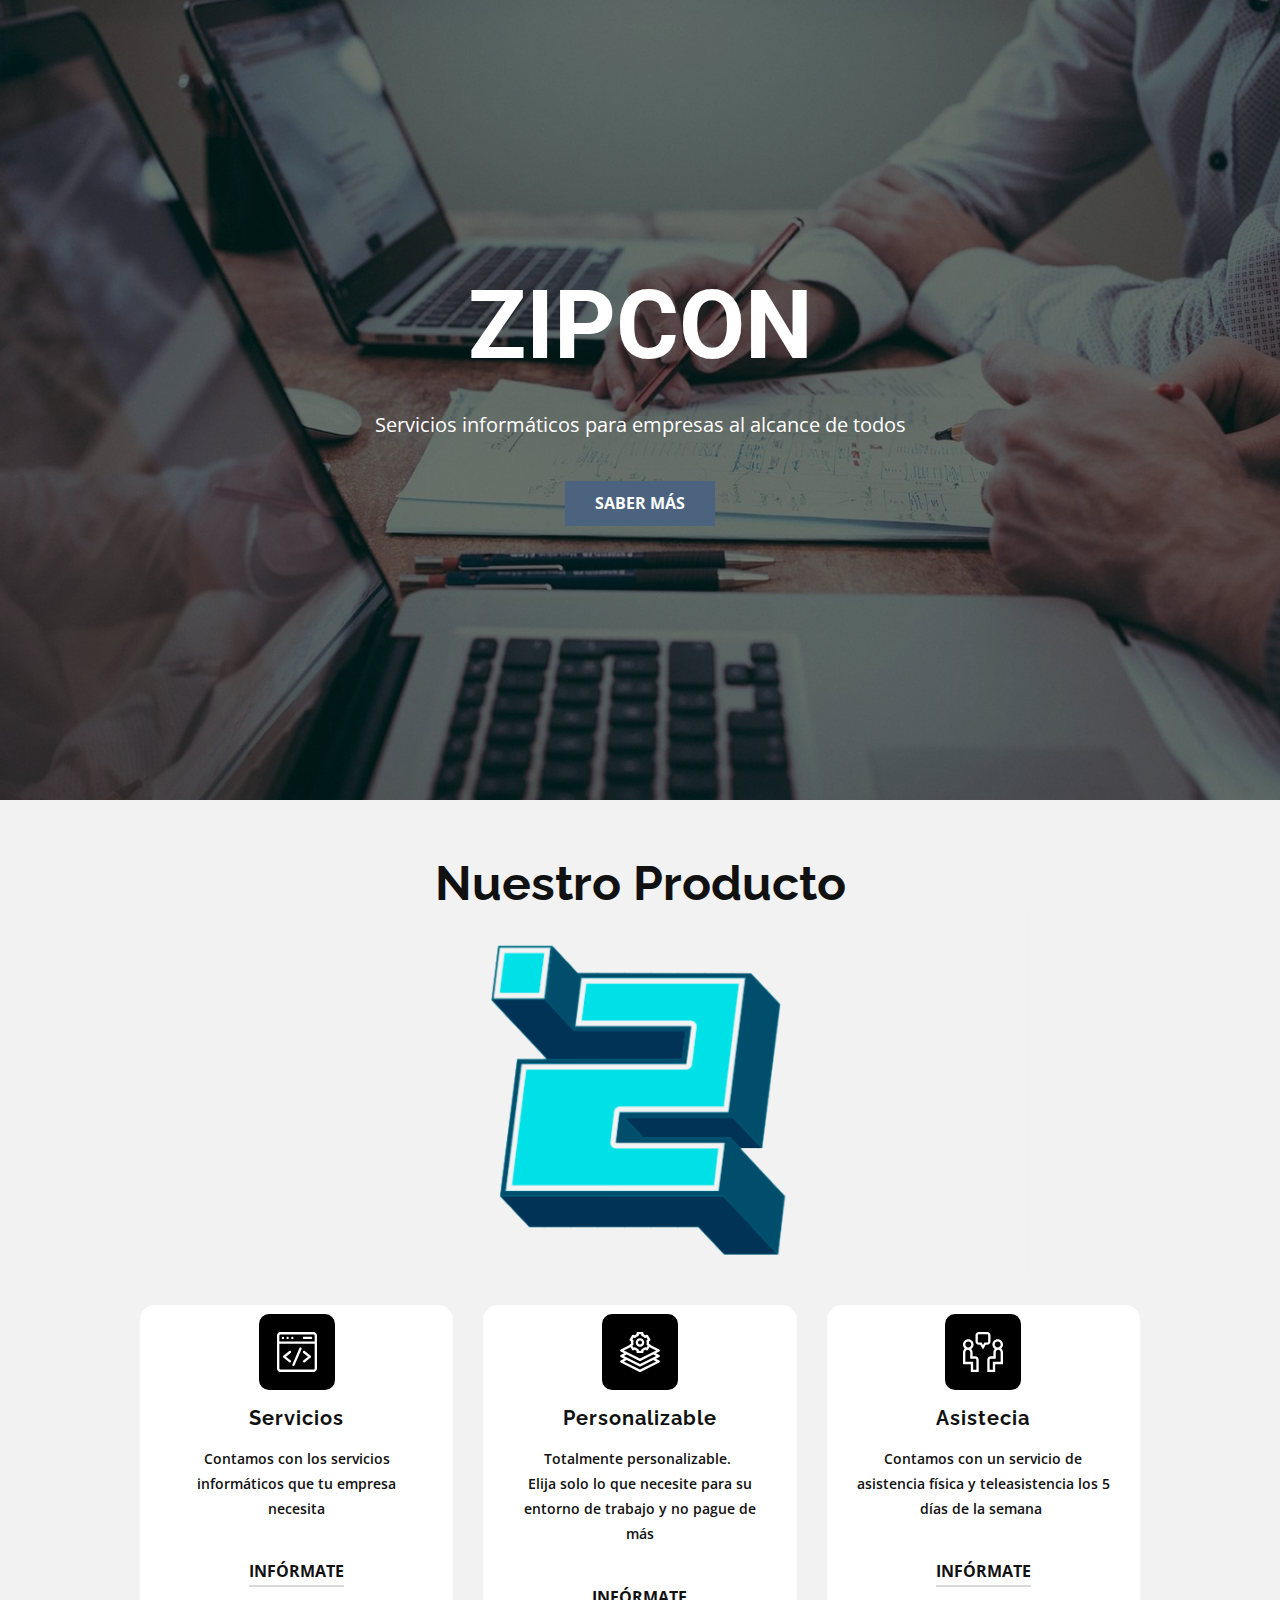
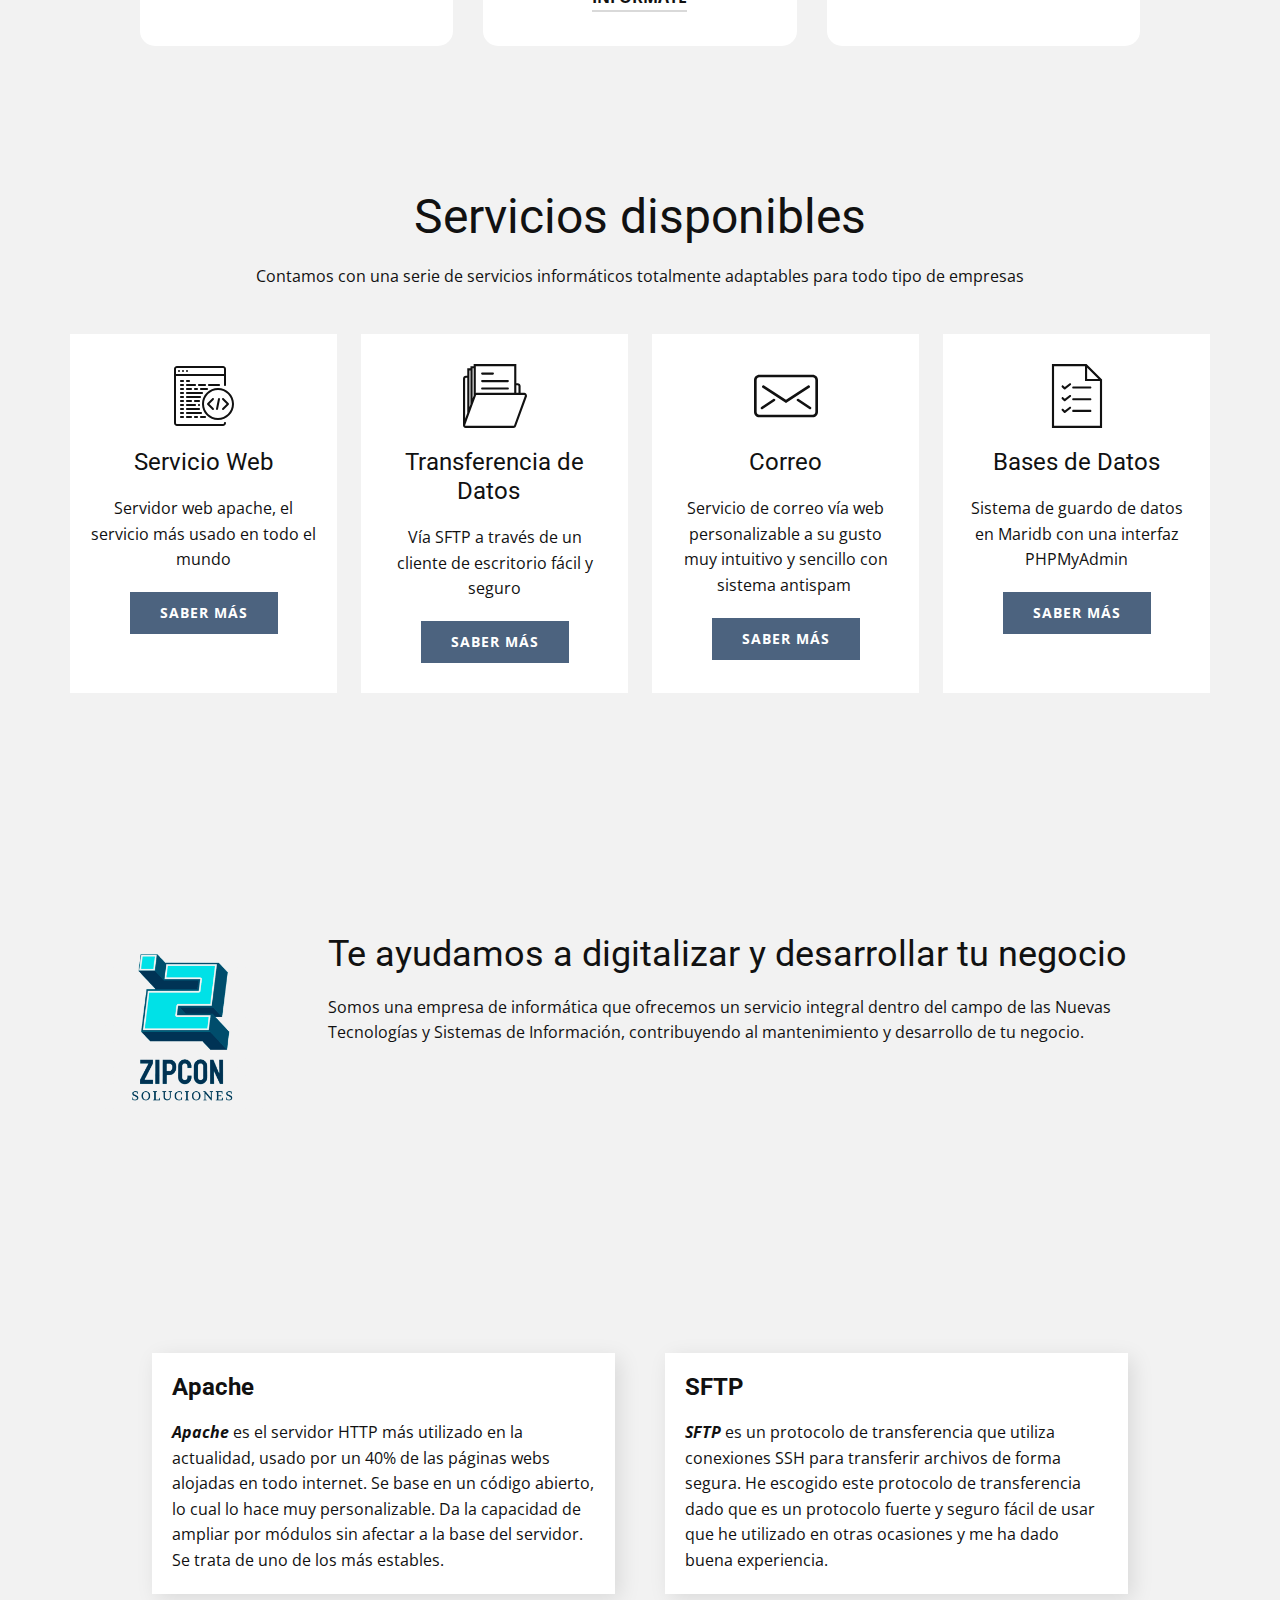
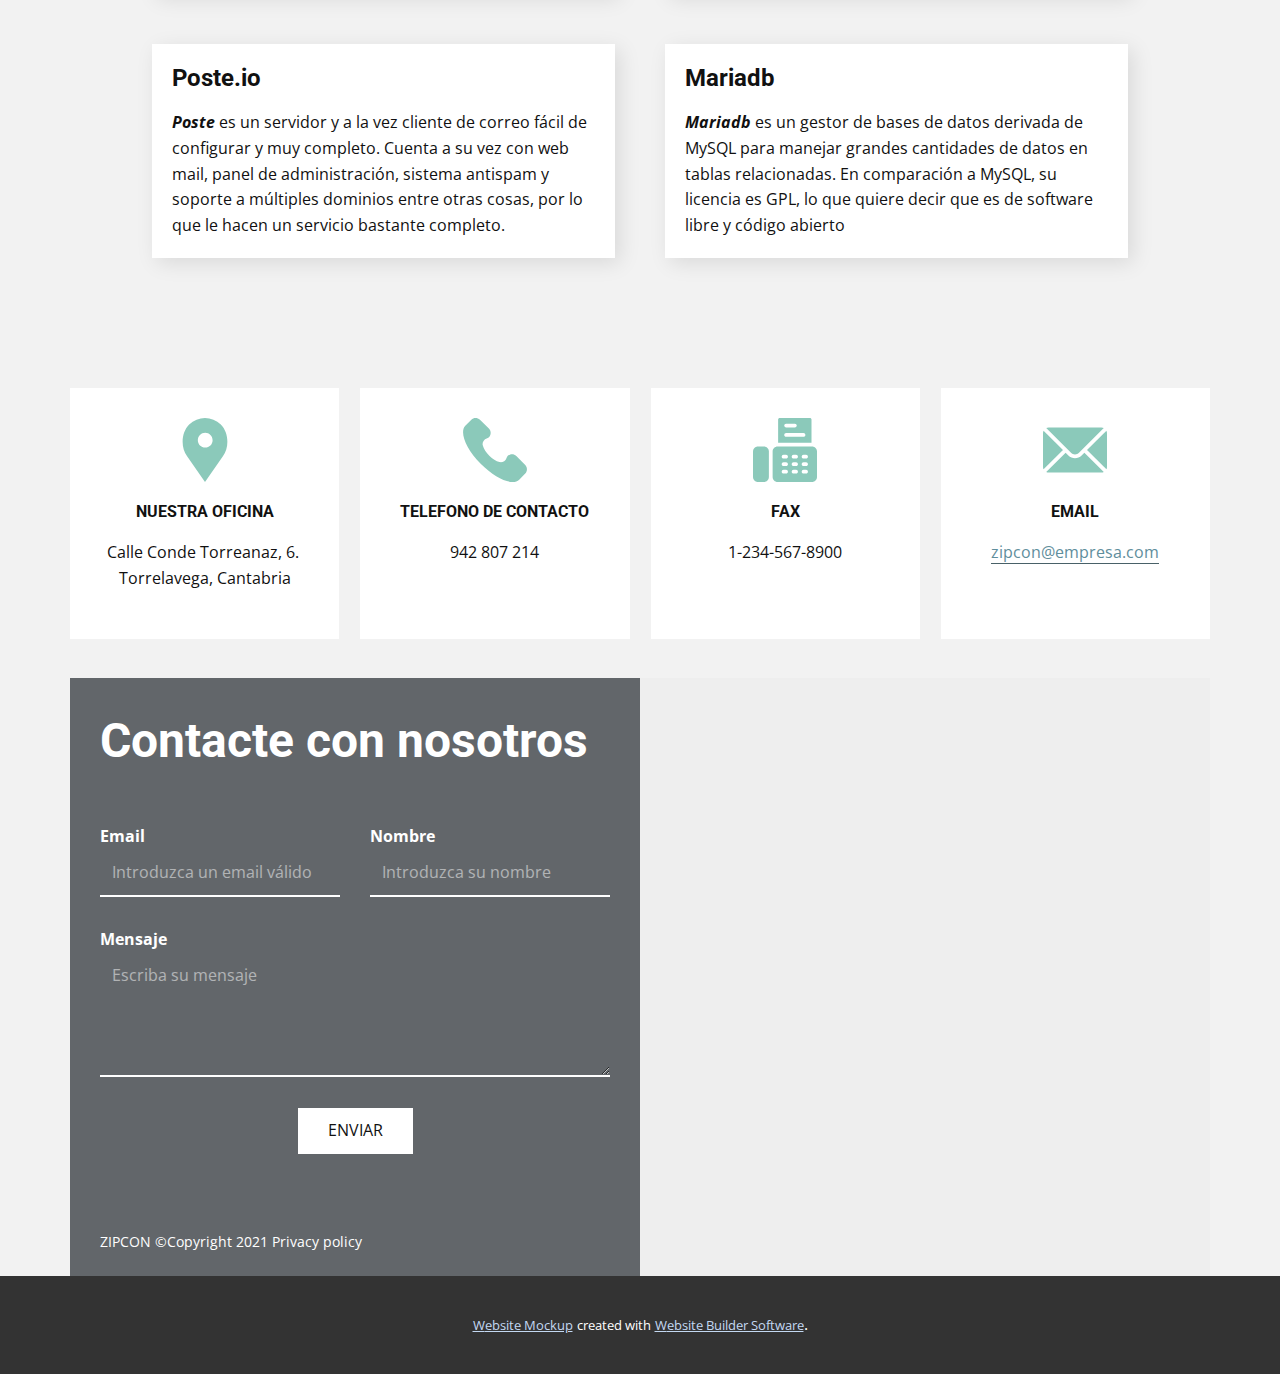
<file: Zipcon-Soluciones.html>
<!DOCTYPE html>
<html style="font-size: 16px;">
  <head>
    <meta name="viewport" content="width=device-width, initial-scale=1.0">
    <meta charset="utf-8">
    <meta name="keywords" content="Our Services">
    <meta name="description" content="">
    <meta name="page_type" content="np-template-header-footer-from-plugin">
    <title>Zipcon Soluciones</title>
    <link rel="stylesheet" href="nicepage.css" media="screen">
<link rel="stylesheet" href="Zipcon-Soluciones.css" media="screen">
    <script class="u-script" type="text/javascript" src="jquery-1.9.1.min.js" defer=""></script>
    <script class="u-script" type="text/javascript" src="nicepage.js" defer=""></script>
    <meta name="generator" content="Nicepage 4.1.2, nicepage.com">
    <link id="u-theme-google-font" rel="stylesheet" href="https://fonts.googleapis.com/css?family=Roboto:100,100i,300,300i,400,400i,500,500i,700,700i,900,900i|Open+Sans:300,300i,400,400i,600,600i,700,700i,800,800i">
    <link id="u-page-google-font" rel="stylesheet" href="https://fonts.googleapis.com/css?family=Raleway:100,100i,200,200i,300,300i,400,400i,500,500i,600,600i,700,700i,800,800i,900,900i">
    
    
    
    
    
    
    
    <script type="application/ld+json">{
		"@context": "http://schema.org",
		"@type": "Organization",
		"name": ""
}</script>
    <meta name="theme-color" content="#73a3de">
    <meta property="og:title" content="Zipcon Soluciones">
    <meta property="og:type" content="website">
  </head>
  <body class="u-body">
    <section class="u-align-center u-clearfix u-image u-shading u-section-1" src="" id="sec-a8c3" data-image-width="1619" data-image-height="1080">
      <div class="u-clearfix u-sheet u-sheet-1">
        <h1 class="u-text u-text-default u-title u-text-1">ZIPCON</h1>
        <p class="u-large-text u-text u-text-default u-text-variant u-text-2">Servicios informáticos para empresas al alcance de todos</p>
        <a href="Zipcon-Soluciones.html#carousel_8f14" data-page-id="1079391" class="u-btn u-button-style u-palette-2-base u-btn-1">saber más</a>
      </div>
    </section>
    <section class="u-align-center u-clearfix u-grey-5 u-section-2" id="carousel_8f14">
      <div class="u-clearfix u-sheet u-valign-bottom-sm u-valign-bottom-xs u-sheet-1">
        <h2 class="u-custom-font u-font-raleway u-text u-text-default u-text-1">Nuestro Producto</h2>
        <img class="u-image u-image-round u-image-1" src="images/Logo.png" alt="" data-image-width="867" data-image-height="498">
        <div class="u-list u-list-1">
          <div class="u-repeater u-repeater-1">
            <div class="u-align-center u-container-style u-list-item u-radius-15 u-repeater-item u-shape-round u-white u-list-item-1">
              <div class="u-container-layout u-similar-container u-container-layout-1"><span class="u-black u-icon u-icon-rounded u-radius-10 u-spacing-18 u-text-white u-icon-1"><svg class="u-svg-link" preserveAspectRatio="xMidYMin slice" viewBox="0 0 512 512" style=""><use xlink:href="#svg-265b"></use></svg><svg class="u-svg-content" viewBox="0 0 512 512" id="svg-265b"><path d="m467 1h-422c-24.813 0-45 20.187-45 45v420c0 24.813 20.187 45 45 45h422c24.813 0 45-20.187 45-45v-420c0-24.813-20.187-45-45-45zm-422 30h422c8.271 0 15 6.729 15 15v75h-452v-75c0-8.271 6.729-15 15-15zm422 450h-422c-8.271 0-15-6.729-15-15v-315h452v315c0 8.271-6.729 15-15 15z"></path><path d="m306.909 197.213c-7.614-3.263-16.433.264-19.696 7.878l-90 210c-3.264 7.614.264 16.433 7.878 19.696 7.617 3.264 16.434-.266 19.696-7.878l90-210c3.264-7.615-.264-16.433-7.878-19.696z"></path><path d="m177.713 246.629c-5.176-6.469-14.617-7.517-21.083-2.342l-75 60c-7.499 5.997-7.504 17.424 0 23.426l75 60c6.469 5.176 15.91 4.126 21.083-2.342 5.175-6.469 4.127-15.909-2.343-21.083l-60.358-48.288 60.358-48.287c6.47-5.175 7.518-14.614 2.343-21.084z"></path><path d="m430.37 304.287-75-60c-6.469-5.176-15.909-4.127-21.083 2.342-5.175 6.469-4.127 15.909 2.343 21.083l60.358 48.288-60.358 48.287c-6.47 5.175-7.518 14.614-2.343 21.083 5.182 6.476 14.623 7.512 21.083 2.342l75-60c7.499-5.997 7.504-17.423 0-23.425z"></path><circle cx="76" cy="76" r="15"></circle><circle cx="136" cy="76" r="15"></circle><circle cx="196" cy="76" r="15"></circle><path d="m346 91h90c8.284 0 15-6.716 15-15s-6.716-15-15-15h-90c-8.284 0-15 6.716-15 15s6.716 15 15 15z"></path></svg></span>
                <h5 class="u-custom-font u-font-raleway u-text u-text-2">Servicios</h5>
                <p class="u-text u-text-3">Contamos con los servicios informáticos que tu empresa necesita</p>
                <a href="Zipcon-Soluciones.html#sec-5c18" data-page-id="1079391" class="u-border-2 u-border-active-black u-border-grey-15 u-border-hover-black u-btn u-button-style u-none u-text-body-color u-text-hover-palette-1-base u-btn-1">infórmate</a>
              </div>
            </div>
            <div class="u-align-center u-container-style u-list-item u-radius-15 u-repeater-item u-shape-round u-white u-list-item-2">
              <div class="u-container-layout u-similar-container u-container-layout-2"><span class="u-black u-icon u-icon-rounded u-radius-10 u-spacing-18 u-text-white u-icon-2"><svg class="u-svg-link" preserveAspectRatio="xMidYMin slice" viewBox="0 0 512 512" style=""><use xlink:href="#svg-da38"></use></svg><svg class="u-svg-content" viewBox="0 0 512 512" id="svg-da38"><g><path d="m511 307c0-5.682-3.21-10.876-8.292-13.416l-43.168-21.584 43.168-21.584c5.082-2.54 8.292-7.734 8.292-13.416s-3.21-10.876-8.292-13.416l-112.921-56.46c-.575-4.484-3.146-8.659-7.364-11.094l-12.3-7.102c.583-4.672.877-9.328.877-13.928s-.294-9.256-.877-13.928l12.3-7.102c7.175-4.143 9.633-13.316 5.49-20.49l-30-51.961c-4.143-7.175-13.316-9.634-20.49-5.49l-12.353 7.131c-7.489-5.679-15.536-10.359-24.07-14v-14.16c0-8.284-6.716-15-15-15h-60c-8.284 0-15 6.716-15 15v14.16c-8.534 3.641-16.581 8.321-24.07 14l-12.353-7.131c-7.177-4.144-16.349-1.684-20.49 5.49l-30 51.961c-4.143 7.174-1.685 16.348 5.49 20.49l12.3 7.102c-.583 4.672-.877 9.328-.877 13.928s.294 9.256.877 13.928l-12.3 7.102c-4.217 2.435-6.789 6.611-7.364 11.094l-112.921 56.46c-5.082 2.54-8.292 7.734-8.292 13.416s3.21 10.876 8.292 13.416l43.168 21.584-43.168 21.584c-5.082 2.54-8.292 7.734-8.292 13.416s3.21 10.876 8.292 13.416l43.168 21.584-43.168 21.584c-5.082 2.54-8.292 7.734-8.292 13.416s3.21 10.876 8.292 13.416l240 120c2.111 1.056 4.409 1.584 6.708 1.584s4.597-.528 6.708-1.584l240-120c5.082-2.54 8.292-7.734 8.292-13.416s-3.21-10.876-8.292-13.416l-43.168-21.584 43.168-21.584c5.082-2.54 8.292-7.734 8.292-13.416zm-337.928-153.552c-1.375-6.209-2.072-12.416-2.072-18.448s.697-12.239 2.072-18.448c1.416-6.391-1.476-12.962-7.145-16.234l-8.36-4.827 15-25.98 8.422 4.861c5.674 3.275 12.814 2.49 17.641-1.938 9.372-8.598 20.093-14.832 31.865-18.53 6.252-1.965 10.505-7.758 10.505-14.311v-9.593h30v9.593c0 6.553 4.253 12.347 10.505 14.311 11.772 3.698 22.493 9.933 31.865 18.53 4.826 4.428 11.967 5.213 17.641 1.938l8.422-4.861 15 25.98-8.36 4.827c-5.669 3.272-8.561 9.844-7.145 16.234 1.375 6.209 2.072 12.416 2.072 18.448s-.697 12.239-2.072 18.448c-1.416 6.391 1.476 12.962 7.145 16.234l8.36 4.827-15 25.98-8.422-4.862c-5.674-3.275-12.816-2.49-17.641 1.938-9.371 8.598-20.092 14.833-31.865 18.531-6.252 1.964-10.505 7.758-10.505 14.311v9.593h-30v-9.593c0-6.553-4.253-12.347-10.505-14.311-11.773-3.698-22.494-9.934-31.865-18.531-4.825-4.428-11.967-5.214-17.641-1.938l-8.422 4.862-15-25.98 8.36-4.827c5.67-3.272 8.561-9.843 7.145-16.234zm-123.531 83.552 84.943-42.472 19.603 33.952c4.143 7.176 13.317 9.634 20.49 5.49l12.353-7.132c7.489 5.68 15.536 10.359 24.07 14.001v14.161c0 8.284 6.716 15 15 15h60c8.284 0 15-6.716 15-15v-14.16c8.534-3.642 16.581-8.321 24.07-14.001l12.353 7.132c7.173 4.143 16.348 1.684 20.49-5.49l19.603-33.952 84.943 42.471-206.459 103.229zm412.918 140-206.459 103.229-206.459-103.229 36.459-18.23 163.292 81.646c2.111 1.056 4.409 1.584 6.708 1.584s4.597-.528 6.708-1.584l163.292-81.646zm-206.459 33.229-206.459-103.229 36.459-18.23 163.292 81.646c2.111 1.056 4.409 1.584 6.708 1.584s4.597-.528 6.708-1.584l163.292-81.646 36.459 18.23z"></path><path d="m256 190c30.327 0 55-24.673 55-55s-24.673-55-55-55-55 24.673-55 55 24.673 55 55 55zm0-80c13.785 0 25 11.215 25 25s-11.215 25-25 25-25-11.215-25-25 11.215-25 25-25z"></path>
</g></svg></span>
                <h5 class="u-custom-font u-font-raleway u-text u-text-4">Personalizable</h5>
                <p class="u-text u-text-5">Totalmente personalizable.&nbsp;<br>Elija solo lo que necesite para su entorno de trabajo y no pague de más
                </p>
                <a href="Zipcon-Soluciones.html#sec-5c18" data-page-id="1079391" class="u-border-2 u-border-active-black u-border-grey-15 u-border-hover-black u-btn u-button-style u-none u-text-body-color u-text-hover-palette-1-base u-btn-2">infórmate</a>
              </div>
            </div>
            <div class="u-align-center u-container-style u-list-item u-radius-15 u-repeater-item u-shape-round u-white u-list-item-3">
              <div class="u-container-layout u-similar-container u-container-layout-3"><span class="u-black u-icon u-icon-rounded u-radius-10 u-spacing-18 u-text-white u-icon-3"><svg class="u-svg-link" preserveAspectRatio="xMidYMin slice" viewBox="0 0 512 512" style=""><use xlink:href="#svg-fd54"></use></svg><svg class="u-svg-content" viewBox="0 0 512 512" id="svg-fd54"><path d="m155.6875 311h-32.9375v-50.984375c0-16.585937-6.621094-31.644531-17.347656-42.699219 18.320312-12.175781 30.425781-32.992187 30.425781-56.59375 0-37.445312-30.464844-67.914062-67.914063-67.914062-37.449218 0-67.914062 30.464844-67.914062 67.914062 0 20.402344 9.054688 38.714844 23.339844 51.175782-14.203125 11.25-23.339844 28.628906-23.339844 48.117187v151.859375h100.125v100.125h100.875v-155.6875c0-24.984375-20.328125-45.3125-45.3125-45.3125zm-87.773438-188.191406c20.90625 0 37.914063 17.007812 37.914063 37.914062s-17.007813 37.917969-37.914063 37.917969-37.914062-17.011719-37.914062-37.917969 17.007812-37.914062 37.914062-37.914062zm103.085938 359.191406h-40.875v-100.125h-100.125v-121.859375c0-17.300781 14.074219-31.375 31.375-31.375s31.375 14.074219 31.375 31.375v80.984375h62.9375c8.441406 0 15.3125 6.871094 15.3125 15.3125zm0 0"></path><path d="m488.660156 211.898438c14.285156-12.460938 23.339844-30.773438 23.339844-51.175782 0-37.449218-30.464844-67.914062-67.914062-67.914062-37.449219 0-67.914063 30.464844-67.914063 67.914062 0 23.597656 12.105469 44.417969 30.425781 56.59375-10.726562 11.054688-17.347656 26.113282-17.347656 42.695313v50.988281h-32.9375c-24.984375 0-45.3125 20.328125-45.3125 45.3125v155.6875h100.875v-100.125h100.125v-151.859375c0-19.488281-9.136719-36.867187-23.339844-48.117187zm-44.574218-89.089844c20.90625 0 37.914062 17.007812 37.914062 37.914062s-17.007812 37.917969-37.914062 37.917969-37.914063-17.011719-37.914063-37.917969 17.007813-37.914062 37.914063-37.914062zm37.914062 259.066406h-100.125v100.125h-40.875v-125.6875c0-8.441406 6.871094-15.3125 15.3125-15.3125h62.9375v-80.984375c0-17.300781 14.074219-31.375 31.375-31.375s31.375 14.074219 31.375 31.375zm0 0"></path><path d="m352 121.664062v-79.332031c0-23.34375-18.988281-42.332031-42.332031-42.332031h-107.335938c-23.34375 0-42.332031 18.988281-42.332031 42.332031v79.332031c0 23.34375 18.988281 42.335938 42.332031 42.335938h18.171875l35.496094 61.480469 35.496094-61.480469h18.171875c23.34375 0 42.332031-18.992188 42.332031-42.335938zm-30 0c0 6.804688-5.53125 12.335938-12.332031 12.335938h-35.492188l-18.175781 31.480469-18.175781-31.480469h-35.492188c-6.800781 0-12.332031-5.53125-12.332031-12.335938v-79.332031c0-6.800781 5.53125-12.332031 12.332031-12.332031h107.335938c6.800781 0 12.332031 5.53125 12.332031 12.332031zm0 0"></path></svg></span>
                <h5 class="u-custom-font u-font-raleway u-text u-text-6">Asistecia</h5>
                <p class="u-text u-text-7">Contamos con un servicio de asistencia física y teleasistencia los 5 días de la semana&nbsp;</p>
                <a href="Zipcon-Soluciones.html#carousel_7ec4" data-page-id="1079391" class="u-border-2 u-border-active-black u-border-grey-15 u-border-hover-black u-btn u-button-style u-none u-text-body-color u-text-hover-palette-1-base u-btn-3">infórmate</a>
              </div>
            </div>
          </div>
        </div>
      </div>
    </section>
    <section class="u-align-center u-clearfix u-grey-5 u-section-3" id="sec-5c18">
      <div class="u-clearfix u-sheet u-valign-middle u-sheet-1">
        <h1 class="u-text u-text-default u-text-1">Servicios disponibles</h1>
        <p class="u-text u-text-default u-text-2">Contamos con una serie de servicios informáticos totalmente adaptables para todo tipo de empresas</p>
        <div class="u-expanded-width u-list u-list-1">
          <div class="u-repeater u-repeater-1">
            <div class="u-align-center u-container-style u-list-item u-repeater-item u-video-cover u-white u-list-item-1">
              <div class="u-container-layout u-similar-container u-valign-top u-container-layout-1"><span class="u-icon u-icon-1"><svg class="u-svg-link" preserveAspectRatio="xMidYMin slice" viewBox="0 0 32 32" style=""><use xlink:href="#svg-a993"></use></svg><svg class="u-svg-content" viewBox="0 0 32 32" id="svg-a993"><g id="code_x2C__coding_x2C__web_x2C__web_page_x2C__programming"><g><g><circle cx="7.5" cy="3.5" fill="currentColor" r="0.5"></circle><circle cx="5.5" cy="3.5" fill="currentColor" r="0.5"></circle><circle cx="3.5" cy="3.5" fill="currentColor" r="0.5"></circle><path d="M26.5,6h-25C1.224,6,1,5.776,1,5.5S1.224,5,1.5,5h25C26.776,5,27,5.224,27,5.5S26.776,6,26.5,6z" fill="currentColor"></path><path d="M25.5,31h-23C1.673,31,1,30.327,1,29.5v-27C1,1.673,1.673,1,2.5,1h23C26.327,1,27,1.673,27,2.5v8     c0,0.276-0.224,0.5-0.5,0.5S26,10.776,26,10.5v-8C26,2.225,25.775,2,25.5,2h-23C2.225,2,2,2.225,2,2.5v27     C2,29.775,2.225,30,2.5,30h23c0.275,0,0.5-0.225,0.5-0.5c0-0.276,0.224-0.5,0.5-0.5s0.5,0.224,0.5,0.5     C27,30.327,26.327,31,25.5,31z" fill="currentColor"></path>
</g>
</g><g><g><path d="M5.5,21h-1C4.224,21,4,20.776,4,20.5S4.224,20,4.5,20h1C5.776,20,6,20.224,6,20.5S5.776,21,5.5,21z" fill="currentColor"></path>
</g><g><path d="M5.5,27h-1C4.224,27,4,26.776,4,26.5S4.224,26,4.5,26h1C5.776,26,6,26.224,6,26.5S5.776,27,5.5,27z" fill="currentColor"></path>
</g><g><path d="M5.5,25h-1C4.224,25,4,24.776,4,24.5S4.224,24,4.5,24h1C5.776,24,6,24.224,6,24.5S5.776,25,5.5,25z" fill="currentColor"></path>
</g><g><path d="M5.5,23h-1C4.224,23,4,22.776,4,22.5S4.224,22,4.5,22h1C5.776,22,6,22.224,6,22.5S5.776,23,5.5,23z" fill="currentColor"></path>
</g><g><path d="M14.5,25h-7C7.224,25,7,24.776,7,24.5S7.224,24,7.5,24h7c0.276,0,0.5,0.224,0.5,0.5S14.776,25,14.5,25z" fill="currentColor"></path>
</g><g><path d="M9.5,27h-2C7.224,27,7,26.776,7,26.5S7.224,26,7.5,26h2c0.276,0,0.5,0.224,0.5,0.5S9.776,27,9.5,27z" fill="currentColor"></path>
</g><g><path d="M16.5,27h-2c-0.276,0-0.5-0.224-0.5-0.5s0.224-0.5,0.5-0.5h2c0.276,0,0.5,0.224,0.5,0.5     S16.776,27,16.5,27z" fill="currentColor"></path>
</g><g><path d="M13.5,23h-6C7.224,23,7,22.776,7,22.5S7.224,22,7.5,22h6c0.276,0,0.5,0.224,0.5,0.5S13.776,23,13.5,23z" fill="currentColor"></path>
</g><g><path d="M12.5,27h-1c-0.276,0-0.5-0.224-0.5-0.5s0.224-0.5,0.5-0.5h1c0.276,0,0.5,0.224,0.5,0.5     S12.776,27,12.5,27z" fill="currentColor"></path>
</g><g><path d="M5.5,19h-1C4.224,19,4,18.776,4,18.5S4.224,18,4.5,18h1C5.776,18,6,18.224,6,18.5S5.776,19,5.5,19z" fill="currentColor"></path>
</g><g><path d="M5.5,17h-1C4.224,17,4,16.776,4,16.5S4.224,16,4.5,16h1C5.776,16,6,16.224,6,16.5S5.776,17,5.5,17z" fill="currentColor"></path>
</g><g><path d="M5.5,15h-1C4.224,15,4,14.776,4,14.5S4.224,14,4.5,14h1C5.776,14,6,14.224,6,14.5S5.776,15,5.5,15z" fill="currentColor"></path>
</g><g><path d="M9.5,13h-2C7.224,13,7,12.776,7,12.5S7.224,12,7.5,12h2c0.276,0,0.5,0.224,0.5,0.5S9.776,13,9.5,13z" fill="currentColor"></path>
</g><g><path d="M17.5,13h-3c-0.276,0-0.5-0.224-0.5-0.5s0.224-0.5,0.5-0.5h3c0.276,0,0.5,0.224,0.5,0.5     S17.776,13,17.5,13z" fill="currentColor"></path>
</g><g><path d="M23.5,11h-5c-0.276,0-0.5-0.224-0.5-0.5s0.224-0.5,0.5-0.5h5c0.276,0,0.5,0.224,0.5,0.5     S23.776,11,23.5,11z" fill="currentColor"></path>
</g><g><path d="M14,17H7.5C7.224,17,7,16.776,7,16.5S7.224,16,7.5,16H14c0.276,0,0.5,0.224,0.5,0.5S14.276,17,14,17z" fill="currentColor"></path>
</g><g><path d="M11.5,21h-4C7.224,21,7,20.776,7,20.5S7.224,20,7.5,20h4c0.276,0,0.5,0.224,0.5,0.5S11.776,21,11.5,21z" fill="currentColor"></path>
</g><g><path d="M16.5,11h-3c-0.276,0-0.5-0.224-0.5-0.5s0.224-0.5,0.5-0.5h3c0.276,0,0.5,0.224,0.5,0.5     S16.776,11,16.5,11z" fill="currentColor"></path>
</g><g><path d="M9.5,19h-2C7.224,19,7,18.776,7,18.5S7.224,18,7.5,18h2c0.276,0,0.5,0.224,0.5,0.5S9.776,19,9.5,19z" fill="currentColor"></path>
</g><g><path d="M13.5,21L13.5,21c-0.276,0-0.5-0.224-0.5-0.5s0.224-0.5,0.5-0.5l0,0c0.276,0,0.5,0.224,0.5,0.5     S13.776,21,13.5,21z" fill="currentColor"></path>
</g><g><path d="M11.5,11h-4C7.224,11,7,10.776,7,10.5S7.224,10,7.5,10h4c0.276,0,0.5,0.224,0.5,0.5S11.776,11,11.5,11z" fill="currentColor"></path>
</g><g><path d="M5.5,13h-1C4.224,13,4,12.776,4,12.5S4.224,12,4.5,12h1C5.776,12,6,12.224,6,12.5S5.776,13,5.5,13z" fill="currentColor"></path>
</g><g><path d="M5.5,11h-1C4.224,11,4,10.776,4,10.5S4.224,10,4.5,10h1C5.776,10,6,10.224,6,10.5S5.776,11,5.5,11z" fill="currentColor"></path>
</g><g><path d="M5.5,9h-1C4.224,9,4,8.776,4,8.5S4.224,8,4.5,8h1C5.776,8,6,8.224,6,8.5S5.776,9,5.5,9z" fill="currentColor"></path>
</g><g><path d="M15,15H7.5C7.224,15,7,14.776,7,14.5S7.224,14,7.5,14H15c0.276,0,0.5,0.224,0.5,0.5S15.276,15,15,15z" fill="currentColor"></path>
</g><g><path d="M13.5,19h-2c-0.276,0-0.5-0.224-0.5-0.5s0.224-0.5,0.5-0.5h2c0.276,0,0.5,0.224,0.5,0.5     S13.776,19,13.5,19z" fill="currentColor"></path>
</g><g><path d="M8.5,9h-1C7.224,9,7,8.776,7,8.5S7.224,8,7.5,8h1C8.776,8,9,8.224,9,8.5S8.776,9,8.5,9z" fill="currentColor"></path>
</g><g><path d="M12.5,13h-1c-0.276,0-0.5-0.224-0.5-0.5s0.224-0.5,0.5-0.5h1c0.276,0,0.5,0.224,0.5,0.5     S12.776,13,12.5,13z" fill="currentColor"></path>
</g>
</g><g><g><path d="M23,28c-4.411,0-8-3.589-8-8s3.589-8,8-8s8,3.589,8,8S27.411,28,23,28z M23,13c-3.859,0-7,3.141-7,7     s3.141,7,7,7s7-3.141,7-7S26.859,13,23,13z" fill="currentColor"></path>
</g><path d="M22.501,23c-0.033,0-0.066-0.003-0.099-0.01c-0.271-0.054-0.447-0.317-0.393-0.588l1-5    c0.055-0.272,0.33-0.449,0.588-0.393c0.271,0.054,0.447,0.317,0.393,0.588l-1,5C22.942,22.836,22.734,23,22.501,23z" fill="currentColor"></path><path d="M25.5,23c-0.128,0-0.256-0.049-0.354-0.146c-0.195-0.195-0.195-0.512,0-0.707L27.293,20l-2.146-2.146    c-0.195-0.195-0.195-0.512,0-0.707s0.512-0.195,0.707,0l2.5,2.5c0.195,0.195,0.195,0.512,0,0.707l-2.5,2.5    C25.756,22.951,25.628,23,25.5,23z" fill="currentColor"></path><path d="M20.5,23c-0.128,0-0.256-0.049-0.354-0.146l-2.5-2.5c-0.195-0.195-0.195-0.512,0-0.707l2.5-2.5    c0.195-0.195,0.512-0.195,0.707,0s0.195,0.512,0,0.707L18.707,20l2.146,2.146c0.195,0.195,0.195,0.512,0,0.707    C20.756,22.951,20.628,23,20.5,23z" fill="currentColor"></path>
</g>
</g></svg>
            
            
          </span>
                <h4 class="u-text u-text-default u-text-3">Servicio Web</h4>
                <p class="u-text u-text-4">Servidor web apache, el servicio más usado en todo el mundo</p>
                <a href="Zipcon-Soluciones.html#sec-0c44" data-page-id="1079391" class="u-btn u-button-style u-hover-palette-1-dark-1 u-palette-2-base u-btn-1">SABER MÁS</a>
              </div>
            </div>
            <div class="u-align-center u-container-style u-list-item u-repeater-item u-video-cover u-white u-list-item-2">
              <div class="u-container-layout u-similar-container u-valign-top u-container-layout-2"><span class="u-icon u-icon-2"><svg class="u-svg-link" preserveAspectRatio="xMidYMin slice" viewBox="0 0 60 60" style=""><use xlink:href="#svg-ff24"></use></svg><svg class="u-svg-content" viewBox="0 0 60 60" x="0px" y="0px" id="svg-ff24" style="enable-background:new 0 0 60 60;"><g><path d="M57.49,27H54v-6.268C54,19.226,52.774,18,51.268,18H50V0H10v2H7v2H4v7H2.732C1.226,11,0,12.226,0,13.732v43.687l0.006,0
		c-0.005,0.563,0.17,1.114,0.522,1.575C1.018,59.634,1.76,60,2.565,60h44.759c1.157,0,2.175-0.78,2.449-1.813L60,30.149v-0.177
		C60,28.25,58.944,27,57.49,27z M51.268,20C51.672,20,52,20.328,52,20.732V27h-2v-7H51.268z M48,2v16v9H12.731
		c-0.233,0-0.457,0.039-0.674,0.098c-0.018,0.005-0.039,0.003-0.057,0.008V2H48z M10,4v25.585l-0.063,0.173L9,32.326V4H10z M6,6h1
		v31.81l-1,2.741V11V6z M2,13.732C2,13.328,2.329,13,2.732,13H4v32.943l-2,5.455V13.732z M47.868,57.584
		C47.803,57.829,47.579,58,47.324,58H2.565c-0.243,0-0.385-0.139-0.448-0.222c-0.063-0.082-0.16-0.256-0.123-0.408L4,51.87v0.001
		l3-8.225l0,0l3-8.225v0.003l1.932-5.301L12,29.938l0,0l0.16-0.439l0.026-0.082C12.252,29.172,12.477,29,12.731,29H48h2h4h3.49
		c0.379,0,0.477,0.546,0.501,0.819L47.868,57.584z"></path><path d="M18,17h24c0.552,0,1-0.447,1-1s-0.448-1-1-1H18c-0.552,0-1,0.447-1,1S17.448,17,18,17z"></path><path d="M18,10h10c0.552,0,1-0.447,1-1s-0.448-1-1-1H18c-0.552,0-1,0.447-1,1S17.448,10,18,10z"></path><path d="M18,24h24c0.552,0,1-0.447,1-1s-0.448-1-1-1H18c-0.552,0-1,0.447-1,1S17.448,24,18,24z"></path>
</g></svg>
            
            
          </span>
                <h4 class="u-text u-text-default u-text-5">Transferencia de Datos&nbsp;&nbsp;</h4>
                <p class="u-text u-text-6">Vía SFTP a través de un cliente de escritorio fácil y seguro</p>
                <a href="Zipcon-Soluciones.html#sec-0c44" data-page-id="1079391" class="u-btn u-button-style u-hover-palette-1-dark-1 u-palette-2-base u-btn-2">SABER MÁS</a>
              </div>
            </div>
            <div class="u-align-center u-container-style u-list-item u-repeater-item u-video-cover u-white u-list-item-3">
              <div class="u-container-layout u-similar-container u-valign-top u-container-layout-3"><span class="u-icon u-icon-3"><svg class="u-svg-link" preserveAspectRatio="xMidYMin slice" viewBox="0 0 48 48" style=""><use xlink:href="#svg-15d1"></use></svg><svg class="u-svg-content" viewBox="0 0 48 48" id="svg-15d1"><g id="Expanded"><g><g><path d="M44,40H4c-2.206,0-4-1.794-4-4V12c0-2.206,1.794-4,4-4h40c2.206,0,4,1.794,4,4v24C48,38.206,46.206,40,44,40z M4,10     c-1.103,0-2,0.897-2,2v24c0,1.103,0.897,2,2,2h40c1.103,0,2-0.897,2-2V12c0-1.103-0.897-2-2-2H4z"></path>
</g><g><path d="M24,29.191L6.457,17.84c-0.464-0.301-0.597-0.919-0.297-1.383s0.919-0.596,1.383-0.297L24,26.809L40.457,16.16     c0.464-0.299,1.083-0.167,1.383,0.297s0.167,1.082-0.297,1.383L24,29.191z"></path>
</g><g><path d="M6.001,34c-0.323,0-0.641-0.156-0.833-0.445c-0.307-0.46-0.183-1.08,0.277-1.387l9-6c0.46-0.307,1.081-0.183,1.387,0.277     c0.307,0.46,0.183,1.08-0.277,1.387l-9,6C6.384,33.945,6.191,34,6.001,34z"></path>
</g><g><path d="M41.999,34c-0.19,0-0.383-0.055-0.554-0.168l-9-6c-0.46-0.307-0.584-0.927-0.277-1.387     c0.306-0.46,0.926-0.584,1.387-0.277l9,6c0.46,0.307,0.584,0.927,0.277,1.387C42.64,33.844,42.322,34,41.999,34z"></path>
</g>
</g>
</g></svg>
            
            
          </span>
                <h4 class="u-text u-text-default u-text-7">Correo</h4>
                <p class="u-text u-text-8">Servicio de correo vía web personalizable a su gusto muy intuitivo y sencillo con sistema antispam&nbsp;</p>
                <a href="Zipcon-Soluciones.html#sec-0c44" data-page-id="1079391" class="u-btn u-button-style u-hover-palette-1-dark-1 u-palette-2-base u-btn-3">SABER MÁS</a>
              </div>
            </div>
            <div class="u-align-center u-container-style u-list-item u-repeater-item u-video-cover u-white u-list-item-4">
              <div class="u-container-layout u-similar-container u-valign-top u-container-layout-4"><span class="u-icon u-icon-4"><svg class="u-svg-link" preserveAspectRatio="xMidYMin slice" viewBox="0 0 60 60" style=""><use xlink:href="#svg-703b"></use></svg><svg class="u-svg-content" viewBox="0 0 60 60" x="0px" y="0px" id="svg-703b" style="enable-background:new 0 0 60 60;"><g><path d="M38.914,0H6.5v60h47V14.586L38.914,0z M39.5,3.414L50.086,14H39.5V3.414z M8.5,58V2h29v14h14v42H8.5z"></path><path d="M42.5,21h-16c-0.552,0-1,0.447-1,1s0.448,1,1,1h16c0.552,0,1-0.447,1-1S43.052,21,42.5,21z"></path><path d="M22.875,18.219l-4.301,3.441l-1.367-1.367c-0.391-0.391-1.023-0.391-1.414,0s-0.391,1.023,0,1.414l2,2
		C17.987,23.901,18.243,24,18.5,24c0.22,0,0.441-0.072,0.624-0.219l5-4c0.432-0.346,0.501-0.975,0.156-1.406
		C23.936,17.943,23.306,17.874,22.875,18.219z"></path><path d="M42.5,32h-16c-0.552,0-1,0.447-1,1s0.448,1,1,1h16c0.552,0,1-0.447,1-1S43.052,32,42.5,32z"></path><path d="M22.875,29.219l-4.301,3.441l-1.367-1.367c-0.391-0.391-1.023-0.391-1.414,0s-0.391,1.023,0,1.414l2,2
		C17.987,34.901,18.243,35,18.5,35c0.22,0,0.441-0.072,0.624-0.219l5-4c0.432-0.346,0.501-0.975,0.156-1.406
		C23.936,28.943,23.306,28.874,22.875,29.219z"></path><path d="M42.5,43h-16c-0.552,0-1,0.447-1,1s0.448,1,1,1h16c0.552,0,1-0.447,1-1S43.052,43,42.5,43z"></path><path d="M22.875,40.219l-4.301,3.441l-1.367-1.367c-0.391-0.391-1.023-0.391-1.414,0s-0.391,1.023,0,1.414l2,2
		C17.987,45.901,18.243,46,18.5,46c0.22,0,0.441-0.072,0.624-0.219l5-4c0.432-0.346,0.501-0.975,0.156-1.406
		C23.936,39.943,23.306,39.874,22.875,40.219z"></path>
</g></svg>
            
            
          </span>
                <h4 class="u-text u-text-default u-text-9">Bases de Datos</h4>
                <p class="u-text u-text-10">Sistema de guardo de datos en Maridb con una interfaz PHPMyAdmin</p>
                <a href="Zipcon-Soluciones.html#sec-0c44" data-page-id="1079391" class="u-btn u-button-style u-hover-palette-1-dark-1 u-palette-2-base u-btn-4">SABER MÁS</a>
              </div>
            </div>
          </div>
        </div>
      </div>
    </section>
    <section class="u-clearfix u-grey-5 u-section-4" id="sec-4bbf">
      <div class="u-clearfix u-sheet u-sheet-1">
        <div class="u-clearfix u-expanded-width u-gutter-0 u-layout-wrap u-layout-wrap-1">
          <div class="u-layout">
            <div class="u-layout-row">
              <div class="u-align-center u-container-style u-grey-5 u-layout-cell u-left-cell u-size-12 u-layout-cell-1">
                <div class="u-container-layout u-container-layout-1">
                  <img class="u-image u-image-1" src="images/Completo.png" data-image-width="868" data-image-height="685">
                </div>
              </div>
              <div class="u-align-left u-container-style u-grey-5 u-layout-cell u-right-cell u-size-48 u-layout-cell-2">
                <div class="u-container-layout u-valign-top-xs u-container-layout-2">
                  <h2 class="u-text u-text-default u-text-1">Te ayudamos a digitalizar y desarrollar tu negocio</h2>
                  <p class="u-text u-text-2">Somos una empresa de informática que ofrecemos un servicio integral dentro del campo de las Nuevas Tecnologías y Sistemas de Información, contribuyendo al mantenimiento y desarrollo de tu negocio.</p>
                </div>
              </div>
            </div>
          </div>
        </div>
      </div>
    </section>
    <section class="u-align-center u-clearfix u-grey-5 u-section-5" id="sec-0c44">
      <div class="u-clearfix u-sheet u-valign-middle u-sheet-1">
        <div class="u-list u-list-1">
          <div class="u-repeater u-repeater-1">
            <div class="u-align-left u-container-style u-list-item u-repeater-item u-white u-list-item-1">
              <div class="u-container-layout u-similar-container u-container-layout-1">
                <h4 class="u-text u-text-default u-text-1">Apache</h4>
                <p class="u-text u-text-default u-text-2"><b><i>Apache </i></b>es el servidor HTTP más utilizado en la actualidad, usado
por un 40% de las páginas webs alojadas en todo internet. Se base en un código
abierto, lo cual lo hace muy personalizable. Da la capacidad de ampliar por
módulos sin afectar a la base del servidor. Se trata de uno de los más estables.&nbsp;
                </p>
              </div>
            </div>
            <div class="u-align-left u-container-style u-list-item u-repeater-item u-video-cover u-white u-list-item-2">
              <div class="u-container-layout u-similar-container u-container-layout-2">
                <h4 class="u-text u-text-default u-text-3">SFTP</h4>
                <p class="u-text u-text-default u-text-4"><b><i>SFTP </i></b>es un protocolo de transferencia que utiliza
conexiones SSH para transferir archivos de forma segura. He escogido este
protocolo de transferencia dado que es un protocolo fuerte y seguro fácil de
usar que he utilizado en otras ocasiones y me ha dado buena experiencia.
                </p>
              </div>
            </div>
            <div class="u-align-left u-container-style u-list-item u-repeater-item u-video-cover u-white u-list-item-3">
              <div class="u-container-layout u-similar-container u-container-layout-3">
                <h4 class="u-text u-text-default u-text-5">Poste.io</h4>
                <p class="u-text u-text-default u-text-6"><b><i>Poste </i></b>es un servidor y a la vez cliente de correo fácil de configurar y muy
completo. Cuenta a su vez con web mail, panel de administración, sistema
antispam y soporte a múltiples dominios entre otras cosas, por lo que le hacen
un servicio bastante completo.&nbsp;
                </p>
              </div>
            </div>
            <div class="u-align-left u-container-style u-list-item u-repeater-item u-video-cover u-white u-list-item-4">
              <div class="u-container-layout u-similar-container u-container-layout-4">
                <h4 class="u-text u-text-default u-text-7">Mariadb</h4>
                <p class="u-text u-text-default u-text-8"><b><i>Mariadb </i></b>es un gestor de bases de datos derivada de MySQL para
manejar grandes cantidades de datos en tablas relacionadas. En comparación a
MySQL, su licencia es GPL, lo que quiere decir que es de software libre y
código abierto
                </p>
              </div>
            </div>
          </div>
        </div>
      </div>
    </section>
    <section class="u-clearfix u-grey-5 u-section-6" id="carousel_7ec4">
      <div class="u-list u-list-1">
        <div class="u-repeater u-repeater-1">
          <div class="u-align-center u-container-style u-list-item u-repeater-item u-white u-list-item-1">
            <div class="u-container-layout u-similar-container u-valign-top u-container-layout-1"><span class="u-icon u-icon-circle u-text-palette-3-base u-icon-1"><svg class="u-svg-link" preserveAspectRatio="xMidYMin slice" viewBox="0 0 52 52" style=""><use xlink:href="#svg-077e"></use></svg><svg class="u-svg-content" viewBox="0 0 52 52" x="0px" y="0px" id="svg-077e" style="enable-background:new 0 0 52 52;"><path style="fill:currentColor;" d="M38.853,5.324L38.853,5.324c-7.098-7.098-18.607-7.098-25.706,0h0
	C6.751,11.72,6.031,23.763,11.459,31L26,52l14.541-21C45.969,23.763,45.249,11.72,38.853,5.324z M26.177,24c-3.314,0-6-2.686-6-6
	s2.686-6,6-6s6,2.686,6,6S29.491,24,26.177,24z"></path></svg></span>
              <h5 class="u-text u-text-1">Nuestra oficina</h5>
              <p class="u-text u-text-2">Calle Conde Torreanaz, 6.&nbsp;<br>Torrelavega, Cantabria
              </p>
            </div>
          </div>
          <div class="u-align-center u-container-style u-list-item u-repeater-item u-white u-list-item-2">
            <div class="u-container-layout u-similar-container u-valign-top u-container-layout-2"><span class="u-icon u-icon-circle u-text-palette-3-base u-icon-2"><svg class="u-svg-link" preserveAspectRatio="xMidYMin slice" viewBox="0 0 513.64 513.64" style=""><use xlink:href="#svg-9786"></use></svg><svg class="u-svg-content" viewBox="0 0 513.64 513.64" x="0px" y="0px" id="svg-9786" style="enable-background:new 0 0 513.64 513.64;"><g><g><path d="M499.66,376.96l-71.68-71.68c-25.6-25.6-69.12-15.359-79.36,17.92c-7.68,23.041-33.28,35.841-56.32,30.72    c-51.2-12.8-120.32-79.36-133.12-133.12c-7.68-23.041,7.68-48.641,30.72-56.32c33.28-10.24,43.52-53.76,17.92-79.36l-71.68-71.68    c-20.48-17.92-51.2-17.92-69.12,0l-48.64,48.64c-48.64,51.2,5.12,186.88,125.44,307.2c120.32,120.32,256,176.641,307.2,125.44    l48.64-48.64C517.581,425.6,517.581,394.88,499.66,376.96z"></path>
</g>
</g></svg></span>
              <h5 class="u-text u-text-3">telefono de contacto</h5>
              <p class="u-text u-text-4">942 807 214</p>
            </div>
          </div>
          <div class="u-align-center u-container-style u-list-item u-repeater-item u-white u-list-item-3">
            <div class="u-container-layout u-similar-container u-valign-top u-container-layout-3"><span class="u-icon u-icon-circle u-text-palette-3-base u-icon-3"><svg class="u-svg-link" preserveAspectRatio="xMidYMin slice" viewBox="0 0 512 512" style=""><use xlink:href="#svg-d01e"></use></svg><svg class="u-svg-content" viewBox="0 0 512 512" id="svg-d01e"><path d="m201 12.714v184.286h267v-184.286c0-7.022-5.692-12.714-12.714-12.714h-241.572c-7.022 0-12.714 5.692-12.714 12.714zm63.89 33.131h70.271c8.284 0 15 6.716 15 15s-6.716 15-15 15h-70.271c-8.284 0-15-6.716-15-15s6.715-15 15-15zm0 75.142h139.22c8.284 0 15 6.716 15 15s-6.716 15-15 15h-139.22c-8.284 0-15-6.716-15-15s6.715-15 15-15z"></path><path d="m472 227h-275c-22.091 0-40 17.909-40 40v205c0 22.091 17.909 40 40 40h275c22.091 0 40-17.909 40-40v-205c0-22.091-17.909-40-40-40zm-207.5 217.5h-20c-8.284 0-15-6.716-15-15s6.716-15 15-15h20c8.284 0 15 6.716 15 15s-6.716 15-15 15zm0-60h-20c-8.284 0-15-6.716-15-15s6.716-15 15-15h20c8.284 0 15 6.716 15 15s-6.716 15-15 15zm0-60h-20c-8.284 0-15-6.716-15-15s6.716-15 15-15h20c8.284 0 15 6.716 15 15s-6.716 15-15 15zm80 120h-20c-8.284 0-15-6.716-15-15s6.716-15 15-15h20c8.284 0 15 6.716 15 15s-6.716 15-15 15zm0-60h-20c-8.284 0-15-6.716-15-15s6.716-15 15-15h20c8.284 0 15 6.716 15 15s-6.716 15-15 15zm0-60h-20c-8.284 0-15-6.716-15-15s6.716-15 15-15h20c8.284 0 15 6.716 15 15s-6.716 15-15 15zm80 120h-20c-8.284 0-15-6.716-15-15s6.716-15 15-15h20c8.284 0 15 6.716 15 15s-6.716 15-15 15zm0-60h-20c-8.284 0-15-6.716-15-15s6.716-15 15-15h20c8.284 0 15 6.716 15 15s-6.716 15-15 15zm0-60h-20c-8.284 0-15-6.716-15-15s6.716-15 15-15h20c8.284 0 15 6.716 15 15s-6.716 15-15 15z"></path><path d="m87 227h-47c-22.091 0-40 17.909-40 40v205c0 22.091 17.909 40 40 40h47c22.091 0 40-17.909 40-40v-205c0-22.091-17.909-40-40-40z"></path></svg></span>
              <h5 class="u-text u-text-5">Fax</h5>
              <p class="u-text u-text-6">1-234-567-8900</p>
            </div>
          </div>
          <div class="u-align-center u-container-style u-list-item u-repeater-item u-white u-list-item-4">
            <div class="u-container-layout u-similar-container u-valign-top u-container-layout-4"><span class="u-icon u-icon-circle u-text-palette-3-base u-icon-4"><svg class="u-svg-link" preserveAspectRatio="xMidYMin slice" viewBox="0 0 512 512" style=""><use xlink:href="#svg-9f82"></use></svg><svg class="u-svg-content" viewBox="0 0 512 512" x="0px" y="0px" id="svg-9f82" style="enable-background:new 0 0 512 512;"><g><g><path d="M507.49,101.721L352.211,256L507.49,410.279c2.807-5.867,4.51-12.353,4.51-19.279V121    C512,114.073,510.297,107.588,507.49,101.721z"></path>
</g>
</g><g><g><path d="M467,76H45c-6.927,0-13.412,1.703-19.279,4.51l198.463,197.463c17.548,17.548,46.084,17.548,63.632,0L486.279,80.51    C480.412,77.703,473.927,76,467,76z"></path>
</g>
</g><g><g><path d="M4.51,101.721C1.703,107.588,0,114.073,0,121v270c0,6.927,1.703,13.413,4.51,19.279L159.789,256L4.51,101.721z"></path>
</g>
</g><g><g><path d="M331,277.211l-21.973,21.973c-29.239,29.239-76.816,29.239-106.055,0L181,277.211L25.721,431.49    C31.588,434.297,38.073,436,45,436h422c6.927,0,13.412-1.703,19.279-4.51L331,277.211z"></path>
</g>
</g></svg></span>
              <h5 class="u-text u-text-7">Email</h5>
              <p class="u-text u-text-8">
                <a href="mailto:hello@theme.com" class="u-active-none u-border-1 u-border-active-black u-border-hover-black u-border-palette-4-dark-2 u-btn u-button-link u-button-style u-hover-none u-none u-text-active-black u-text-hover-black u-text-palette-4-dark-1 u-btn-1">zipcon@empresa.com</a>
              </p>
            </div>
          </div>
        </div>
      </div>
      <div class="u-clearfix u-layout-wrap u-layout-wrap-1">
        <div class="u-layout">
          <div class="u-layout-row">
            <div class="u-align-left u-container-style u-custom-color-1 u-layout-cell u-left-cell u-size-30 u-layout-cell-1">
              <div class="u-container-layout u-valign-bottom u-container-layout-5">
                <h3 class="u-text u-text-body-alt-color u-text-default u-text-9">Contacte con nosotros</h3>
                <div class="u-expanded-width-sm u-expanded-width-xs u-form u-form-1">
                  <form action="https://nicepage.com/editor/Forms/Process" method="POST" class="u-clearfix u-form-spacing-30 u-form-vertical u-inner-form" style="padding: 0px;" source="email" name="form">
                    <input type="hidden" id="siteId" name="siteId" value="1079390" wfd-invisible="true">
                    <input type="hidden" id="pageId" name="pageId" value="1079391" wfd-invisible="true">
                    <div class="u-form-email u-form-group u-form-partition-factor-2">
                      <label for="email-319a" class="u-label u-text-body-alt-color u-label-1">Email</label>
                      <input type="email" placeholder="Introduzca un email válido" id="email-319a" name="email" class="u-border-2 u-border-no-left u-border-no-right u-border-no-top u-border-white u-input u-input-rectangle" required="">
                    </div>
                    <div class="u-form-group u-form-name u-form-partition-factor-2">
                      <label for="name-319a" class="u-label u-text-body-alt-color u-label-2">Nombre</label>
                      <input type="text" placeholder="Introduzca su nombre" id="name-319a" name="name" class="u-border-2 u-border-no-left u-border-no-right u-border-no-top u-border-white u-input u-input-rectangle" required="">
                    </div>
                    <div class="u-form-group u-form-message">
                      <label for="message-319a" class="u-label u-text-body-alt-color u-label-3">Mensaje</label>
                      <textarea placeholder="Escriba su mensaje" rows="4" cols="50" id="message-319a" name="message" class="u-border-2 u-border-no-left u-border-no-right u-border-no-top u-border-white u-input u-input-rectangle" required=""></textarea>
                    </div>
                    <div class="u-align-center u-form-group u-form-submit">
                      <a href="#" class="u-btn u-btn-submit u-button-style u-white u-btn-2">ENVIAR<br>
                      </a>
                      <input type="submit" value="submit" class="u-form-control-hidden" wfd-invisible="true">
                    </div>
                    <div class="u-form-send-message u-form-send-success" wfd-invisible="true">Muchas gracias. Su mensaje ha sido enviado correctamente contactaremos con usted lo antes posible</div>
                    <div class="u-form-send-error u-form-send-message" wfd-invisible="true">No se ha podido enviar el mensaje. Por favor inténtelo de nuevo</div>
                    <input type="hidden" value="" name="recaptchaResponse" wfd-invisible="true">
                  </form>
                </div>
                <p class="u-text u-text-10">ZIPCON ©Copyright 2021 Privacy policy</p>
              </div>
            </div>
            <div class="u-black u-container-style u-layout-cell u-right-cell u-size-30 u-layout-cell-2">
              <div class="u-container-layout u-container-layout-6">
                <div class="u-expanded u-grey-light-2 u-map">
                  <div class="embed-responsive">
                    <iframe class="embed-responsive-item" src="//maps.google.com/maps?output=embed&amp;q=calle%20conde%20torreanaz%2C%206&amp;z=16&amp;t=m" data-map="[base64]"></iframe>
                  </div>
                </div>
              </div>
            </div>
          </div>
        </div>
      </div>
    </section>
    
    
    
    <section class="u-backlink u-clearfix u-grey-80">
      <a class="u-link" href="website-mockup" target="_blank">
        <span>Website Mockup</span>
      </a>
      <p class="u-text">
        <span>created with</span>
      </p>
      <a class="u-link" href="" target="_blank">
        <span>Website Builder Software</span>
      </a>. 
    </section><span style="height: 64px; width: 64px; margin-left: 0px; margin-right: auto; margin-top: 0px; background-image: none; right: 20px; bottom: 20px;" class="u-back-to-top u-icon u-icon-circle u-opacity u-opacity-90 u-palette-1-base u-spacing-13" data-href="#">
        <svg class="u-svg-link" preserveAspectRatio="xMidYMin slice" viewBox="0 0 551.13 551.13"><use xmlns:xlink="http://www.w3.org/1999/xlink" xlink:href="#svg-1d98"></use></svg>
        <svg class="u-svg-content" enable-background="new 0 0 551.13 551.13" viewBox="0 0 551.13 551.13" xmlns="http://www.w3.org/2000/svg" id="svg-1d98"><path d="m275.565 189.451 223.897 223.897h51.668l-275.565-275.565-275.565 275.565h51.668z"></path></svg>
    </span>
  </body>
</html>
</file>
